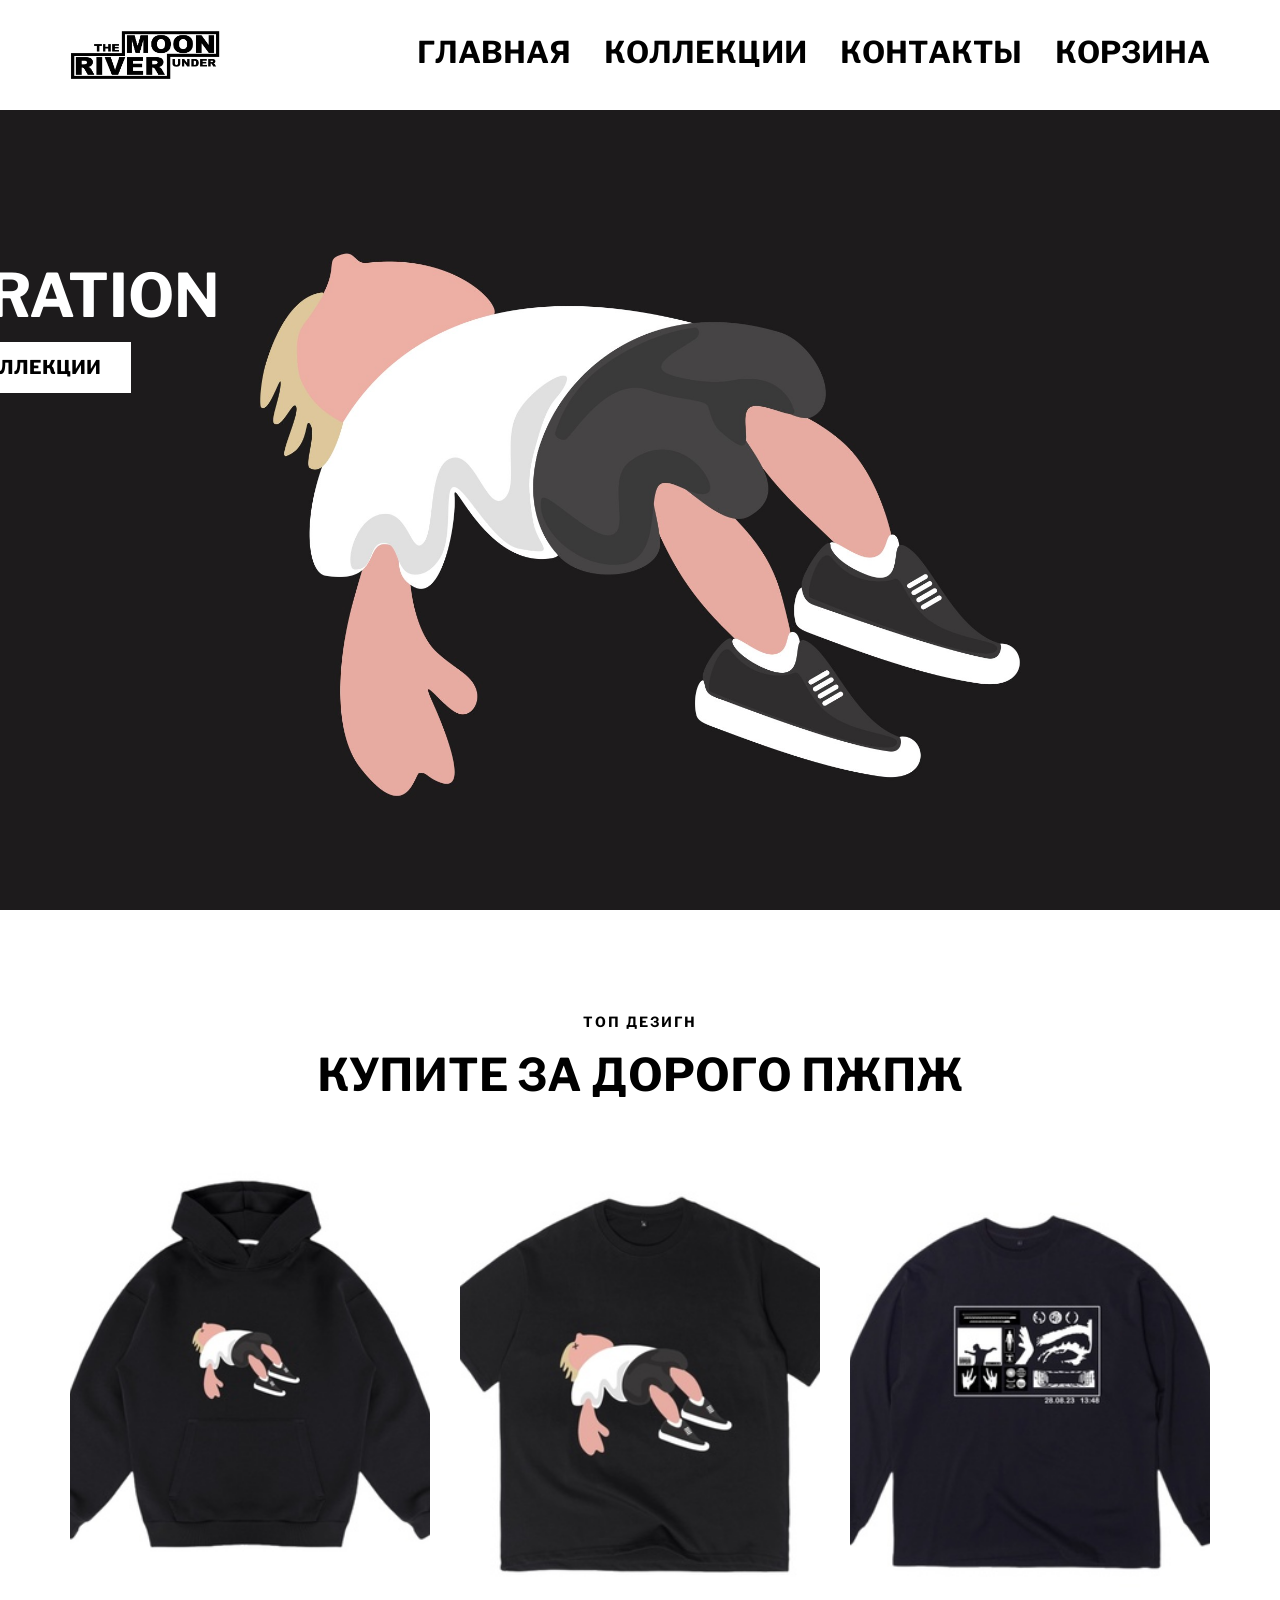
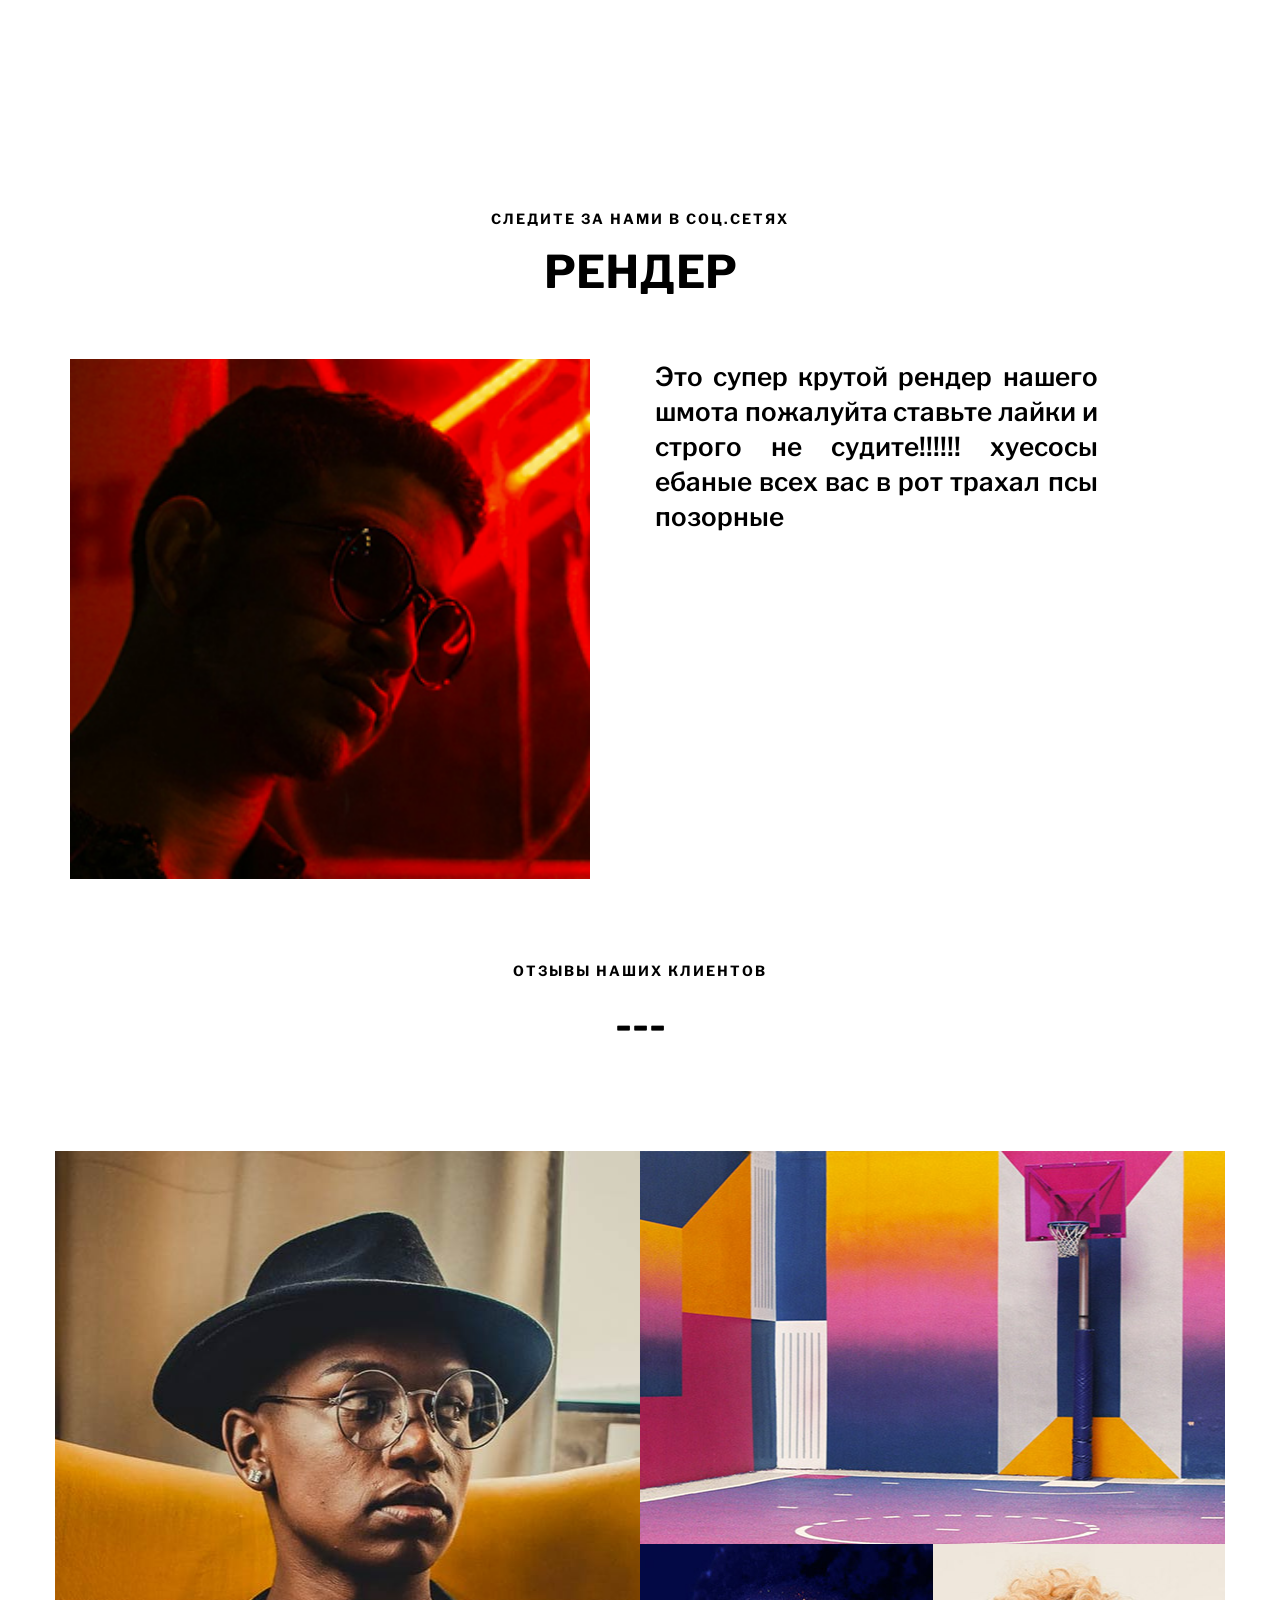
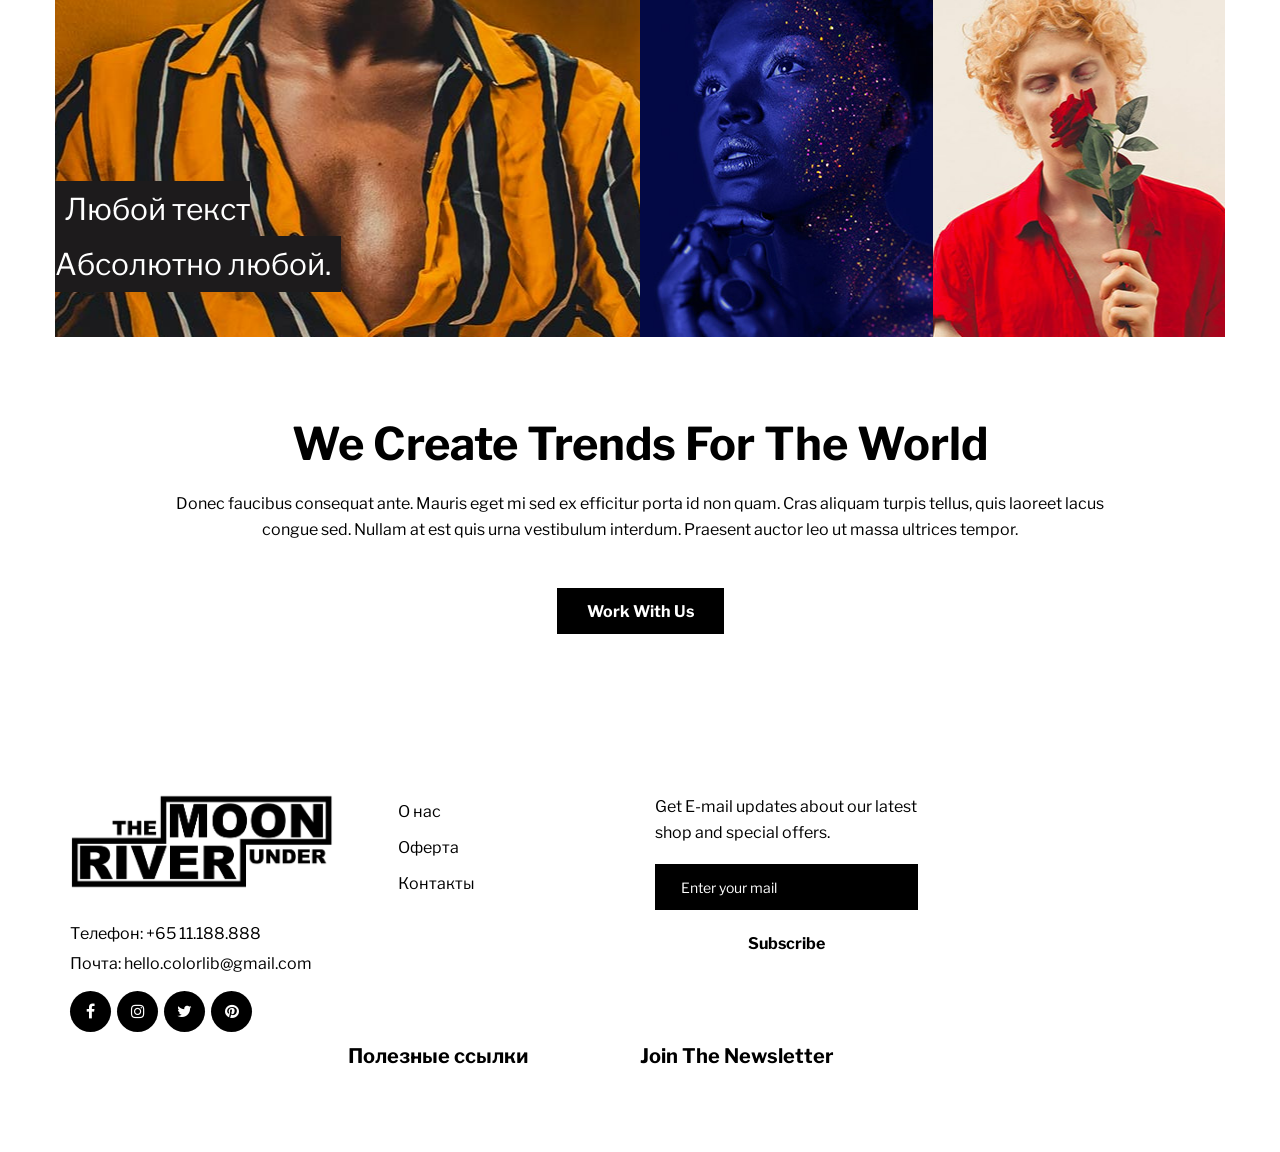
<file: index.html>
<!DOCTYPE html>
<html lang="zxx">

<head>
    <meta charset="UTF-8">
    <meta name="description" content="Hazze Template">
    <meta name="keywords" content="Hazze, unica, creative, html">
    <meta name="viewport" content="width=device-width, initial-scale=1.0">
    <meta http-equiv="X-UA-Compatible" content="ie=edge">
    <title>RIVER UNDER THE MOON</title>

    <!-- Google Font -->
    <link href="https://fonts.googleapis.com/css?family=Libre+Franklin:400,500,600,700,800,900&display=swap"
        rel="stylesheet">

    <!-- Css Styles -->
    <link rel="stylesheet" href="css/bootstrap.min.css" type="text/css">
    <link rel="stylesheet" href="css/font-awesome.min.css" type="text/css">
    <link rel="stylesheet" href="css/themify-icons.css" type="text/css">
    <link rel="stylesheet" href="css/owl.carousel.min.css" type="text/css">
    <link rel="stylesheet" href="css/magnific-popup.css" type="text/css">
    <link rel="stylesheet" href="css/slicknav.min.css" type="text/css">
    <link rel="stylesheet" href="css/style.css" type="text/css">
</head>

<body>
    <!-- Page Preloder -->
    <div id="preloder">
        <div class="loader"></div>
    </div>

    <!-- Header Section Begin -->
    <header class="header-section">
        <div class="container">
            <div class="row">
                <div class="col-lg-2 col-md-2">
                    <div class="logo">
                        <a href="index.html">
                            <img src="img/logo.png" width="150" height="50">
                        </a> 
                    </div>
                </div>
                <div class="col-lg-10 col-md-10">
                    <div class="main-menu mobile-menu">
                        <ul>
                            <li class="active"><a href="./index.html">ГЛАВНАЯ</a></li>
                            
                            <li><a href="./catalog.html">КОЛЛЕКЦИИ</a>
                                <ul class="dropdown">
                                    <li><a href="gallery.html">INSPIRATION</a></li>
<!-- вкладки для коллекции -->
                                </ul>
                            </li>
                            <li><a href="./contact.html">КОНТАКТЫ</a></li>
                            <li><a href="./blog.html">КОРЗИНА</a></li>
                            
                        </ul>
                    </div>
                </div>
            </div>
            <div id="mobile-menu-wrap"></div>
        </div>
    </header>
    <!-- Header End -->

    <!-- Hero Section Begin -->
    <section class="hero-section set-bg" data-setbg="img/hero-bg.jpeg">
        <div class="container">
            <div class="row">
                <div class="col-lg-5">
                    <div class="hs-text">
                        <h2>INSPIRATION</h2>
                        
                        <a href="gallery.html" class="primary-btn"> ПЕРЕЙТИ К  КОЛЛЕКЦИИ</a>
                    </div>
                </div>
            </div>
        </div>
    </section>
    <!-- Hero Section End -->
<!-- Member Section Begin -->
    <section class="member-section spad">
        <div class="container">
            <div class="row">
                <div class="col-lg-12">
                    <div class="section-title">
                        <span>ТОП ДЕЗИГН</span>
                        <h2>КУПИТЕ ЗА ДОРОГО ПЖПЖ</h2>
                    </div>
                </div>
            </div>
            <div class="row">
                <div class="col-lg-4 col-md-6">
                    <div class="member-item set-bg" data-setbg="img/member/member-1.jpg">
                        <div class="mi-text">
                            
                            <div class="mt-title">
                                <h4>Худи</h4>
                                <span>  ПЛОТНОСТЬ 230 <br> 100% ХЛОПОК</span>
                            </div>
                            
                        </div>
                    </div>
                </div>
                <div class="col-lg-4 col-md-6">
                    <div class="member-item set-bg" data-setbg="img/member/member-2.jpg">
                        <div class="mi-text">
                            
                            <div class="mt-title">
                                <h4>ФУТБОЛКА</h4>
                                <span>  ПЛОТНОСТЬ 230 <br> 100% ХЛОПОК</span>
                            </div>
                        </div>
                    </div>
                </div>
                <div class="col-lg-4 col-md-6">
                    <div class="member-item set-bg" data-setbg="img/member/member-3.jpg">
                        <div class="mi-text">
                            
                            <div class="mt-title">
                                <h4>Свитшот</h4>
                                <span>  ПЛОТНОСТЬ 230 <br> 100% ХЛОПОК</span>
                <!-- 
                                <p>
                                </p> 
                       для ввода текста                     -->
                            </div>
                            
                        </div>
                    </div>
                </div>
            </div>
        </div>
    </section>
    <!-- Blog Section Begin -->
    <div class="blog-section latest-blog spad">
        <div class="container">
            <div class="row">
                <div class="col-lg-12">
                    <div class="section-title">
                        <span>СЛЕДИТЕ ЗА НАМИ В СОЦ.СЕТЯХ</span>
                        <h2>РЕНДЕР</h2>
                    </div>
                </div>
            </div>
            <div class="row">
                <div class="col-md-6">
                    <div class="blog-item">
                        <div class="row">
                            <div class="col-lg-6">
                                <div class="bi-pic set-bg" data-setbg="img/blog/blog-1.jpg"></div>
                            </div>
                            <div class="col-lg-6">
                                <div class="bi-text">
                                </div>
                            </div>
                        </div>
                    </div>
                </div>
                <div class="col-md-6">
                    <div class="blog-item">
                        <div class="row">
                        
                            <div class="col-lg-6">
                                <div class="bi-text">
                                    <p>Это супер крутой рендер нашего шмота пожалуйта ставьте лайки и строго не судите!!!!!! хуесосы ебаные всех вас в рот трахал псы позорные</p>
                                </div>
                            </div>
                        </div>
                    </div>
                </div>
            </div>
        </div>
    </div>
    <!-- Blog Section End -->
    <!-- Member Section End -->
    <!-- About Us Section Begin -->
   
    <!-- About Us Section End -->

    <!-- Services Section Begin -->
    
    <!-- Services Section End -->

    <!-- Portfolio Section Begin -->
    <section class="portfolio-section spad">
        <div class="container">
            <div class="row">
                <div class="col-lg-12">
                    <div class="section-title">
                        <span>ОТЗЫВЫ НАШИХ КЛИЕНТОВ</span>
                        <h2>---</h2>
                    </div>
                </div>
            </div>
            <div class="row">
                <div class="col-lg-6">
                    <div class="portfolio-item set-bg large-item" data-setbg="img/portfolio/portfolio-1.jpg">
                        <div class="image">
                            <img data-setbg="img/black.jpeg">
                            
    <h5><span>Любой текст<br>Абсолютно любой.</span></h5>
</div>
                    </div>
                    
                </div>
                <div class="col-lg-6">
                    <div class="portfolio-item set-bg" data-setbg="img/portfolio/portfolio-2.jpg">
                        <div class="pi-hover">
                            <a href="#" class="chain-icon"><i class="fa fa-chain"></i></a>
                            <a href="img/portfolio/portfolio-2.jpg" class="search-icon image-popup"><i
                                    class="fa fa-search"></i></a>
                        </div>
                    </div>
                    <div class="row">
                        <div class="col-md-6">
                            <div class="portfolio-item set-bg" data-setbg="img/portfolio/portfolio-3.jpg">
                                <div class="pi-hover">
                                    <a href="#" class="chain-icon"><i class="fa fa-chain"></i></a>
                                    <a href="img/portfolio/portfolio-3.jpg" class="search-icon image-popup"><i
                                            class="fa fa-search"></i></a>
                                </div>
                            </div>
                        </div>
                        <div class="col-md-6">
                            <div class="portfolio-item set-bg" data-setbg="img/portfolio/portfolio-4.jpg">
                                <div class="pi-hover">
                                    <a href="#" class="chain-icon"><i class="fa fa-chain"></i></a>
                                    <a href="img/portfolio/portfolio-4.jpg" class="search-icon image-popup"><i
                                            class="fa fa-search"></i></a>
                                </div>
                            </div>
                        </div>
                    </div>
                </div>
            </div>
        </div>
    </section>
    <!-- Portfolio Section End -->

    <!-- Counter Section Begin -->
   
                
                
   
    <!-- Counter Section End -->

    <!-- Testimonial Section Begin -->
   
    <!-- Testimonial Section End -->

    <!-- Call To Action Section Begin -->
    <section class="callto-section set-bg" data-setbg="">
        <div class="container">
            <div class="row">
                <div class="col-lg-10 m-auto">
                    <div class="ctc-text">
                        <h2>We Create Trends For The World</h2>
                        <p>Donec faucibus consequat ante. Mauris eget mi sed ex efficitur porta id non quam. Cras
                            aliquam turpis tellus, quis laoreet lacus congue sed. Nullam at est quis urna vestibulum
                            interdum. Praesent auctor leo ut massa ultrices tempor.</p>
                        <a href="#" class="primary-btn ctc-btn">Work With Us</a>
                    </div>
                </div>
            </div>
        </div>
    </section>
    <!-- Call To Action Section End -->

    

    

    <!-- Footer Section Begin -->
    <section class="footer-section">
        <div class="container">
            <div class="row">
                <div class="col-lg-3 col-md-6">
                    <div class="footer-option">
                        <div class="fo-logo">
                            <a href="#">
                                <img src="img/logo.png" alt="">
                            </a>
                        </div>
                        <ul>
                            <li></li>
                            <li>Телефон: +65 11.188.888</li>
                            <li>Почта: hello.colorlib@gmail.com</li>
                        </ul>
                        <div class="fo-social">
                            <a href="#"><i class="fa fa-facebook"></i></a>
                            <a href="#"><i class="fa fa-instagram"></i></a>
                            <a href="#"><i class="fa fa-twitter"></i></a>
                            <a href="#"><i class="fa fa-pinterest"></i></a>
                        </div>
                    </div>
                </div>
                <div class="col-lg-3 col-md-6">
                    <div class="footer-widget fw-links">
                        <h5>Полезные ссылки</h5>
                        <ul>
                            <li><a href="#">О нас</a></li>
                            <li><a href="#">Оферта</a></li>
                            <li><a href="#">Контакты</a></li>
                            
                        </ul>
                    </div>
                </div>
                <div class="col-lg-3 col-md-6">
                    <div class="footer-widget">
                        <h5>Join The Newsletter</h5>
                        <p>Get E-mail updates about our latest shop and special offers.</p>
                        <form action="#" class="news-form">
                            <input type="text" placeholder="Enter your mail">
                            <button type="submit">Subscribe</button>
                        </form>
                    </div>
                </div>

            </div>
            <div class="copyright-text"><p></p></div>
        </div>
    </section>
    <!-- Footer Section End -->

    <!-- Js Plugins -->
    <script src="js/jquery-3.3.1.min.js"></script>
    <script src="js/bootstrap.min.js"></script>
    <script src="js/jquery.magnific-popup.min.js"></script>
    <script src="js/mixitup.min.js"></script>
    <script src="js/jquery.slicknav.js"></script>
    <script src="js/owl.carousel.min.js"></script>
    <script src="js/main.js"></script>
</body>

</html>
</file>
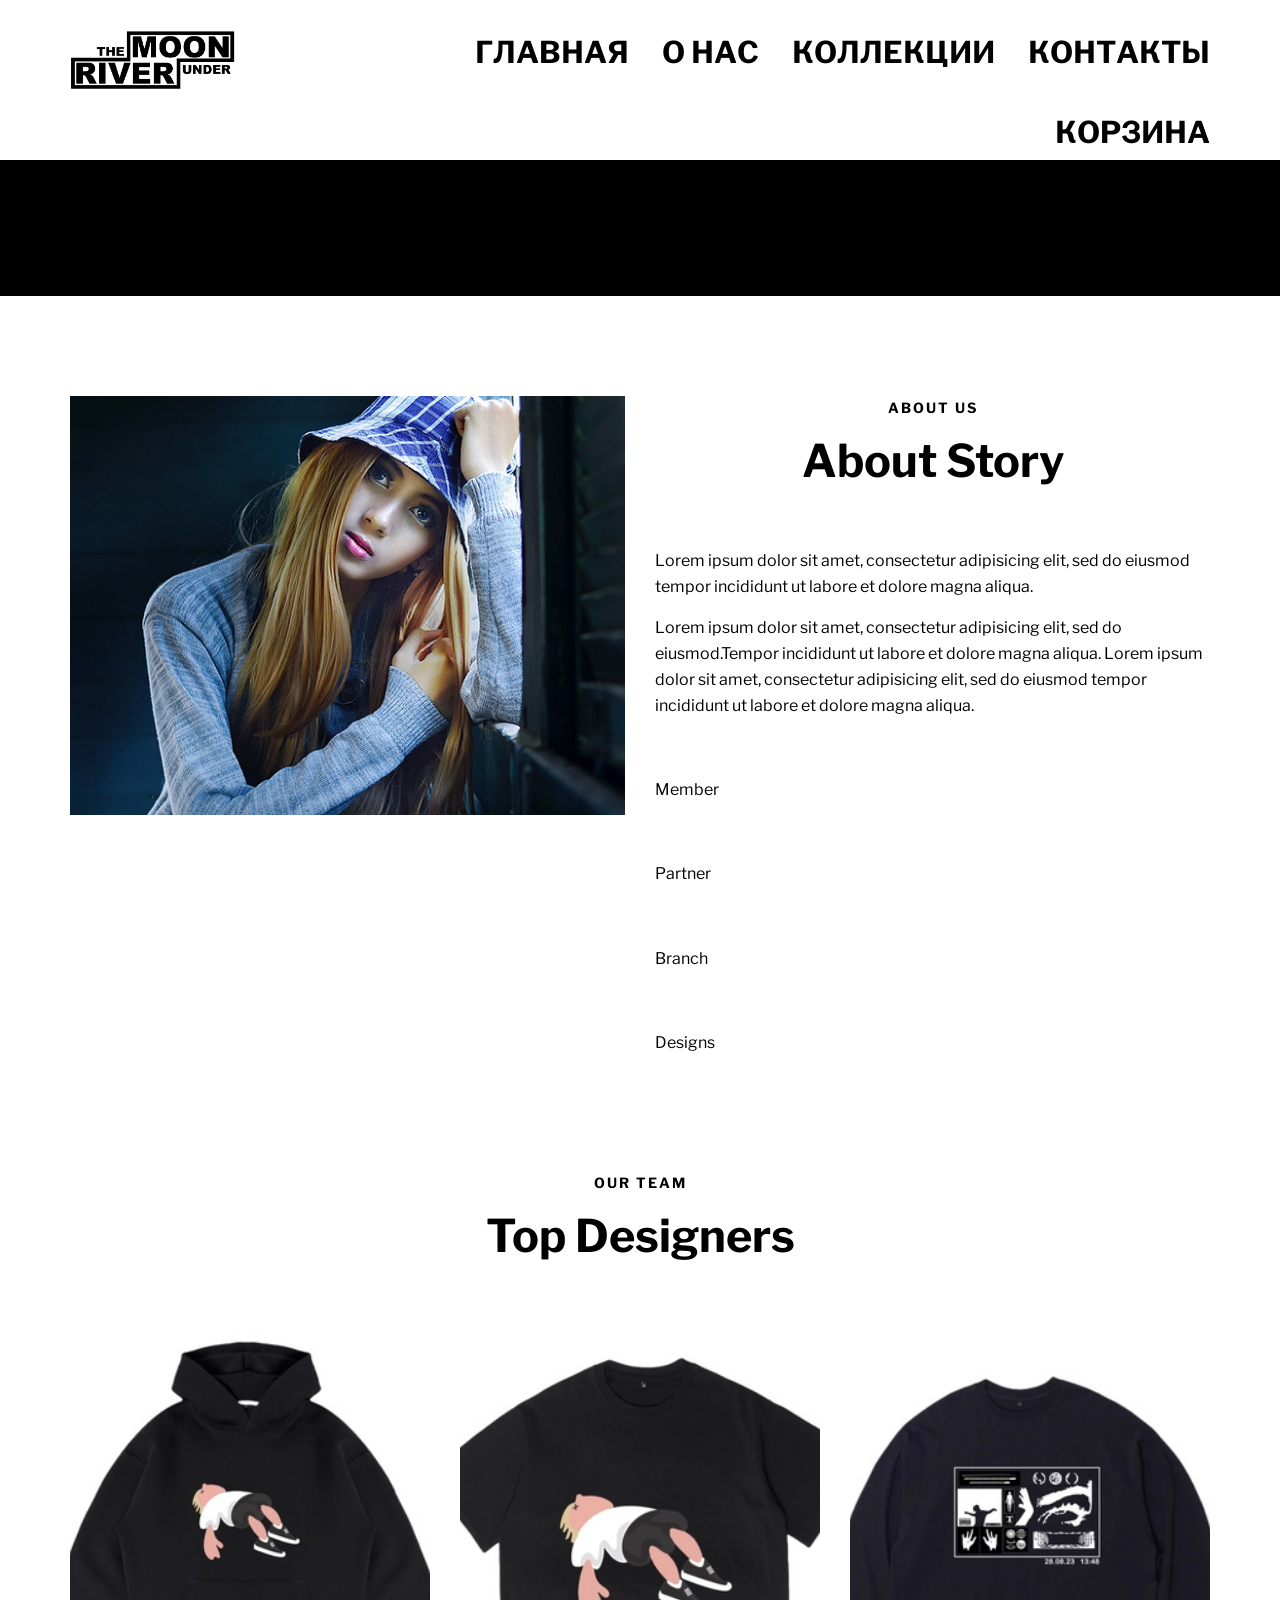
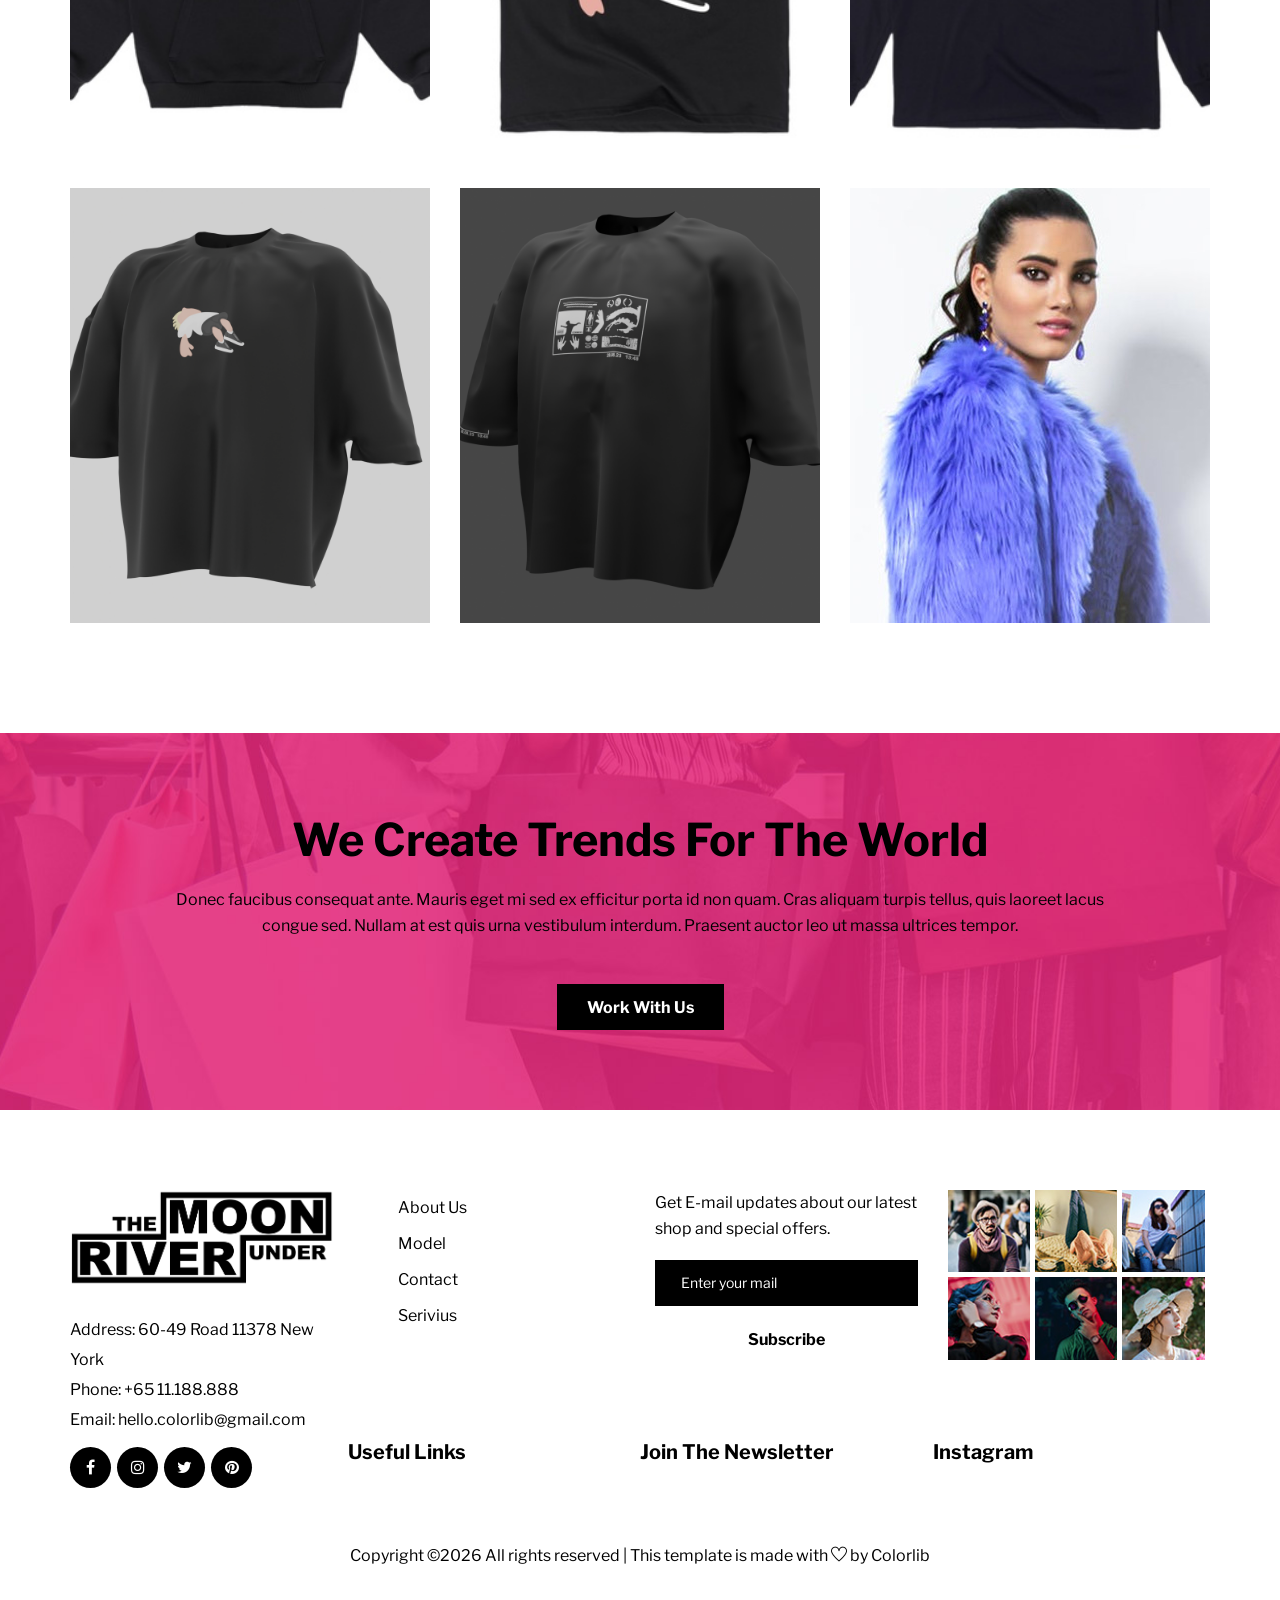
<file: about-us.html>
<!DOCTYPE html>
<html lang="zxx">

<head>
    <meta charset="UTF-8">
    <meta name="description" content="Hazze Template">
    <meta name="keywords" content="Hazze, unica, creative, html">
    <meta name="viewport" content="width=device-width, initial-scale=1.0">
    <meta http-equiv="X-UA-Compatible" content="ie=edge">
    <title>RIVER UNDER THE MOON</title>

    <!-- Google Font -->
    <link href="https://fonts.googleapis.com/css?family=Libre+Franklin:400,500,600,700,800,900&display=swap"
        rel="stylesheet">

    <!-- Css Styles -->
    <link rel="stylesheet" href="css/bootstrap.min.css" type="text/css">
    <link rel="stylesheet" href="css/font-awesome.min.css" type="text/css">
    <link rel="stylesheet" href="css/themify-icons.css" type="text/css">
    <link rel="stylesheet" href="css/owl.carousel.min.css" type="text/css">
    <link rel="stylesheet" href="css/magnific-popup.css" type="text/css">
    <link rel="stylesheet" href="css/slicknav.min.css" type="text/css">
    <link rel="stylesheet" href="css/style.css" type="text/css">
</head>

<body>
    <!-- Page Preloder -->
    <div id="preloder">
        <div class="loader"></div>
    </div>

    <!-- Header Section Begin -->
    <header class="header-section">
        <div class="container">
            <div class="row">
                <div class="col-lg-2 col-md-2">
                    <div class="logo">
                        <a href="index.html">
                            <img src="img/logo.png" alt="">
                        </a>
                    </div>
                </div>
                <div class="col-lg-10 col-md-10">
                    <div class="main-menu mobile-menu">
                        <ul>
                            <li class="active"><a href="./index.html">ГЛАВНАЯ</a></li>
                            <li><a href="./about-us.html">О НАС</a></li>
                            
                            <li><a href="./gallery.html">КОЛЛЕКЦИИ</a>
                                <ul class="dropdown">
                                    <li><a href="gallery.html">INSPIRATION</a></li>
<!-- вкладки для коллекции -->
                                </ul>
                            </li>
                            <li><a href="./contact.html">КОНТАКТЫ</a></li>
                            <li><a href="./blog.html">КОРЗИНА</a></li>
                        </ul>
                    </div>
                </div>
            </div>
            <div id="mobile-menu-wrap"></div>
        </div>
    </header>
    <!-- Header End -->

    <!-- Breadcrumb Section Begin -->
    <section class="breadcrumb-section">
        <div class="container">
            <div class="row">
                <div class="col-lg-6 col-md-6">
                    <div class="breadcrumb-option">
                        <a href="#">Home</a>
                        <span>About Us</span>
                    </div>
                </div>
                <div class="col-lg-6 col-md-6 text-right">
                    <div class="breadcrumb-text">
                        <h3>About Us</h3>
                    </div>
                </div>
            </div>
        </div>
    </section>
    <!-- Breadcrumb Section End -->

    <!-- About Us Section Begin -->
    <section class="about-us-section spad">
        <div class="container">
            <div class="row">
                <div class="col-lg-6">
                    <div class="as-pic">
                        <img src="img/about-us.jpg" alt="">
                    </div>
                </div>
                <div class="col-lg-6">
                    <div class="as-text ap-text">
                        <div class="section-title">
                            <span>About us</span>
                            <h2>About Story</h2>
                        </div>
                        <p class="f-para">Lorem ipsum dolor sit amet, consectetur adipisicing elit, sed do eiusmod
                            tempor incididunt ut labore et dolore magna aliqua. </p>
                        <p class="s-para">Lorem ipsum dolor sit amet, consectetur adipisicing elit, sed do
                            eiusmod.Tempor incididunt ut labore et dolore magna aliqua. Lorem ipsum dolor sit amet,
                            consectetur adipisicing elit, sed do eiusmod tempor incididunt ut labore et dolore magna
                            aliqua. </p>
                        <div class="about-counter">
                            <div class="ac-item">
                                <h2 class="ab-count">8384</h2>
                                <p>Member</p>
                            </div>
                            <div class="ac-item">
                                <h2 class="ab-count">6880</h2>
                                <p>Partner</p>
                            </div>
                            <div class="ac-item">
                                <h2 class="ab-count">1546</h2>
                                <p>Branch</p>
                            </div>
                            <div class="ac-item">
                                <h2 class="ab-count">4677</h2>
                                <p>Designs</p>
                            </div>
                        </div>
                    </div>
                </div>
            </div>
        </div>
    </section>
    <!-- About Us Section End -->

    <!-- Member Section Begin -->
    <section class="member-section spad ap-member">
        <div class="container">
            <div class="row">
                <div class="col-lg-12">
                    <div class="section-title">
                        <span>Our Team</span>
                        <h2>Top Designers</h2>
                    </div>
                </div>
            </div>
            <div class="row">
                <div class="col-lg-4 col-md-6">
                    <div class="member-item set-bg" data-setbg="img/member/member-1.jpg">
                        <div class="mi-text">
                            <p>Quia dolor sit amet, consectetur, adipisci velit, sed quia non numquam eius modi tempora
                                incidunt ut labore et dolore magnam aliquam quaerat voluptatem.</p>
                            <div class="mt-title">
                                <h4>Jacob Gomez</h4>
                                <span>Designer</span>
                            </div>
                            <div class="mt-social">
                                <a href="#"><i class="fa fa-facebook"></i></a>
                                <a href="#"><i class="fa fa-twitter"></i></a>
                                <a href="#"><i class="fa fa-instagram"></i></a>
                                <a href="#"><i class="fa fa-pinterest"></i></a>
                            </div>
                        </div>
                    </div>
                </div>
                <div class="col-lg-4 col-md-6">
                    <div class="member-item set-bg" data-setbg="img/member/member-2.jpg">
                        <div class="mi-text">
                            <p>Quia dolor sit amet, consectetur, adipisci velit, sed quia non numquam eius modi tempora
                                incidunt ut labore et dolore magnam aliquam quaerat voluptatem.</p>
                            <div class="mt-title">
                                <h4>Jacob Gomez</h4>
                                <span>Designer</span>
                            </div>
                            <div class="mt-social">
                                <a href="#"><i class="fa fa-facebook"></i></a>
                                <a href="#"><i class="fa fa-twitter"></i></a>
                                <a href="#"><i class="fa fa-instagram"></i></a>
                                <a href="#"><i class="fa fa-pinterest"></i></a>
                            </div>
                        </div>
                    </div>
                </div>
                <div class="col-lg-4 col-md-6">
                    <div class="member-item set-bg" data-setbg="img/member/member-3.jpg">
                        <div class="mi-text">
                            <p>Quia dolor sit amet, consectetur, adipisci velit, sed quia non numquam eius modi tempora
                                incidunt ut labore et dolore magnam aliquam quaerat voluptatem.</p>
                            <div class="mt-title">
                                <h4>Jacob Gomez</h4>
                                <span>Designer</span>
                            </div>
                            <div class="mt-social">
                                <a href="#"><i class="fa fa-facebook"></i></a>
                                <a href="#"><i class="fa fa-twitter"></i></a>
                                <a href="#"><i class="fa fa-instagram"></i></a>
                                <a href="#"><i class="fa fa-pinterest"></i></a>
                            </div>
                        </div>
                    </div>
                </div>
                <div class="col-lg-4 col-md-6">
                    <div class="member-item set-bg" data-setbg="img/member/member-4.jpg">
                        <div class="mi-text">
                            <p>Quia dolor sit amet, consectetur, adipisci velit, sed quia non numquam eius modi tempora
                                incidunt ut labore et dolore magnam aliquam quaerat voluptatem.</p>
                            <div class="mt-title">
                                <h4>Jacob Gomez</h4>
                                <span>Designer</span>
                            </div>
                            <div class="mt-social">
                                <a href="#"><i class="fa fa-facebook"></i></a>
                                <a href="#"><i class="fa fa-twitter"></i></a>
                                <a href="#"><i class="fa fa-instagram"></i></a>
                                <a href="#"><i class="fa fa-pinterest"></i></a>
                            </div>
                        </div>
                    </div>
                </div>
                <div class="col-lg-4 col-md-6">
                    <div class="member-item set-bg" data-setbg="img/member/member-5.jpg">
                        <div class="mi-text">
                            <p>Quia dolor sit amet, consectetur, adipisci velit, sed quia non numquam eius modi tempora
                                incidunt ut labore et dolore magnam aliquam quaerat voluptatem.</p>
                            <div class="mt-title">
                                <h4>Jacob Gomez</h4>
                                <span>Designer</span>
                            </div>
                            <div class="mt-social">
                                <a href="#"><i class="fa fa-facebook"></i></a>
                                <a href="#"><i class="fa fa-twitter"></i></a>
                                <a href="#"><i class="fa fa-instagram"></i></a>
                                <a href="#"><i class="fa fa-pinterest"></i></a>
                            </div>
                        </div>
                    </div>
                </div>
                <div class="col-lg-4 col-md-6">
                    <div class="member-item set-bg" data-setbg="img/member/member-6.jpg">
                        <div class="mi-text">
                            <p>Quia dolor sit amet, consectetur, adipisci velit, sed quia non numquam eius modi tempora
                                incidunt ut labore et dolore magnam aliquam quaerat voluptatem.</p>
                            <div class="mt-title">
                                <h4>Jacob Gomez</h4>
                                <span>Designer</span>
                            </div>
                            <div class="mt-social">
                                <a href="#"><i class="fa fa-facebook"></i></a>
                                <a href="#"><i class="fa fa-twitter"></i></a>
                                <a href="#"><i class="fa fa-instagram"></i></a>
                                <a href="#"><i class="fa fa-pinterest"></i></a>
                            </div>
                        </div>
                    </div>
                </div>
            </div>
        </div>
    </section>
    <!-- Member Section End -->

    <!-- Call To Action Section Begin -->
    <section class="callto-section set-bg" data-setbg="img/ctc-bg.jpg">
        <div class="container">
            <div class="row">
                <div class="col-lg-10 m-auto">
                    <div class="ctc-text">
                        <h2>We Create Trends For The World</h2>
                        <p>Donec faucibus consequat ante. Mauris eget mi sed ex efficitur porta id non quam. Cras
                            aliquam turpis tellus, quis laoreet lacus congue sed. Nullam at est quis urna vestibulum
                            interdum. Praesent auctor leo ut massa ultrices tempor.</p>
                        <a href="#" class="primary-btn ctc-btn">Work With Us</a>
                    </div>
                </div>
            </div>
        </div>
    </section>
    <!-- Call To Action Section End -->

    <!-- Footer Section Begin -->
    <section class="footer-section">
        <div class="container">
            <div class="row">
                <div class="col-lg-3 col-md-6">
                    <div class="footer-option">
                        <div class="fo-logo">
                            <a href="#">
                                <img src="img/logo.png" alt="">
                            </a>
                        </div>
                        <ul>
                            <li>Address: 60-49 Road 11378 New York</li>
                            <li>Phone: +65 11.188.888</li>
                            <li>Email: hello.colorlib@gmail.com</li>
                        </ul>
                        <div class="fo-social">
                            <a href="#"><i class="fa fa-facebook"></i></a>
                            <a href="#"><i class="fa fa-instagram"></i></a>
                            <a href="#"><i class="fa fa-twitter"></i></a>
                            <a href="#"><i class="fa fa-pinterest"></i></a>
                        </div>
                    </div>
                </div>
                <div class="col-lg-3 col-md-6">
                    <div class="footer-widget fw-links">
                        <h5>Useful Links</h5>
                        <ul>
                            <li><a href="#">About Us</a></li>
                            <li><a href="#">Model</a></li>
                            <li><a href="#">Contact</a></li>
                            <li><a href="#">Serivius</a></li>
                        </ul>
                    </div>
                </div>
                <div class="col-lg-3 col-md-6">
                    <div class="footer-widget">
                        <h5>Join The Newsletter</h5>
                        <p>Get E-mail updates about our latest shop and special offers.</p>
                        <form action="#" class="news-form">
                            <input type="text" placeholder="Enter your mail">
                            <button type="submit">Subscribe</button>
                        </form>
                    </div>
                </div>
                <div class="col-lg-3 col-md-6">
                    <div class="footer-widget">
                        <h5>Instagram</h5>
                        <div class="insta-pic">
                            <img src="img/instagram/instagram-1.jpg" alt="">
                            <img src="img/instagram/instagram-2.jpg" alt="">
                            <img src="img/instagram/instagram-3.jpg" alt="">
                            <img src="img/instagram/instagram-4.jpg" alt="">
                            <img src="img/instagram/instagram-5.jpg" alt="">
                            <img src="img/instagram/instagram-6.jpg" alt="">
                        </div>
                    </div>
                </div>
            </div>
            <div class="copyright-text"><p><!-- Link back to Colorlib can't be removed. Template is licensed under CC BY 3.0. -->
  Copyright &copy;<script>document.write(new Date().getFullYear());</script> All rights reserved | This template is made with <i class="ti-heart" aria-hidden="true"></i> by <a href="https://colorlib.com" target="_blank">Colorlib</a>
  <!-- Link back to Colorlib can't be removed. Template is licensed under CC BY 3.0. --></p></div>
        </div>
    </section>
    <!-- Footer Section End -->

    <!-- Js Plugins -->
    <script src="js/jquery-3.3.1.min.js"></script>
    <script src="js/bootstrap.min.js"></script>
    <script src="js/jquery.magnific-popup.min.js"></script>
    <script src="js/mixitup.min.js"></script>
    <script src="js/jquery.slicknav.js"></script>
    <script src="js/owl.carousel.min.js"></script>
    <script src="js/main.js"></script>
</body>

</html>
</file>
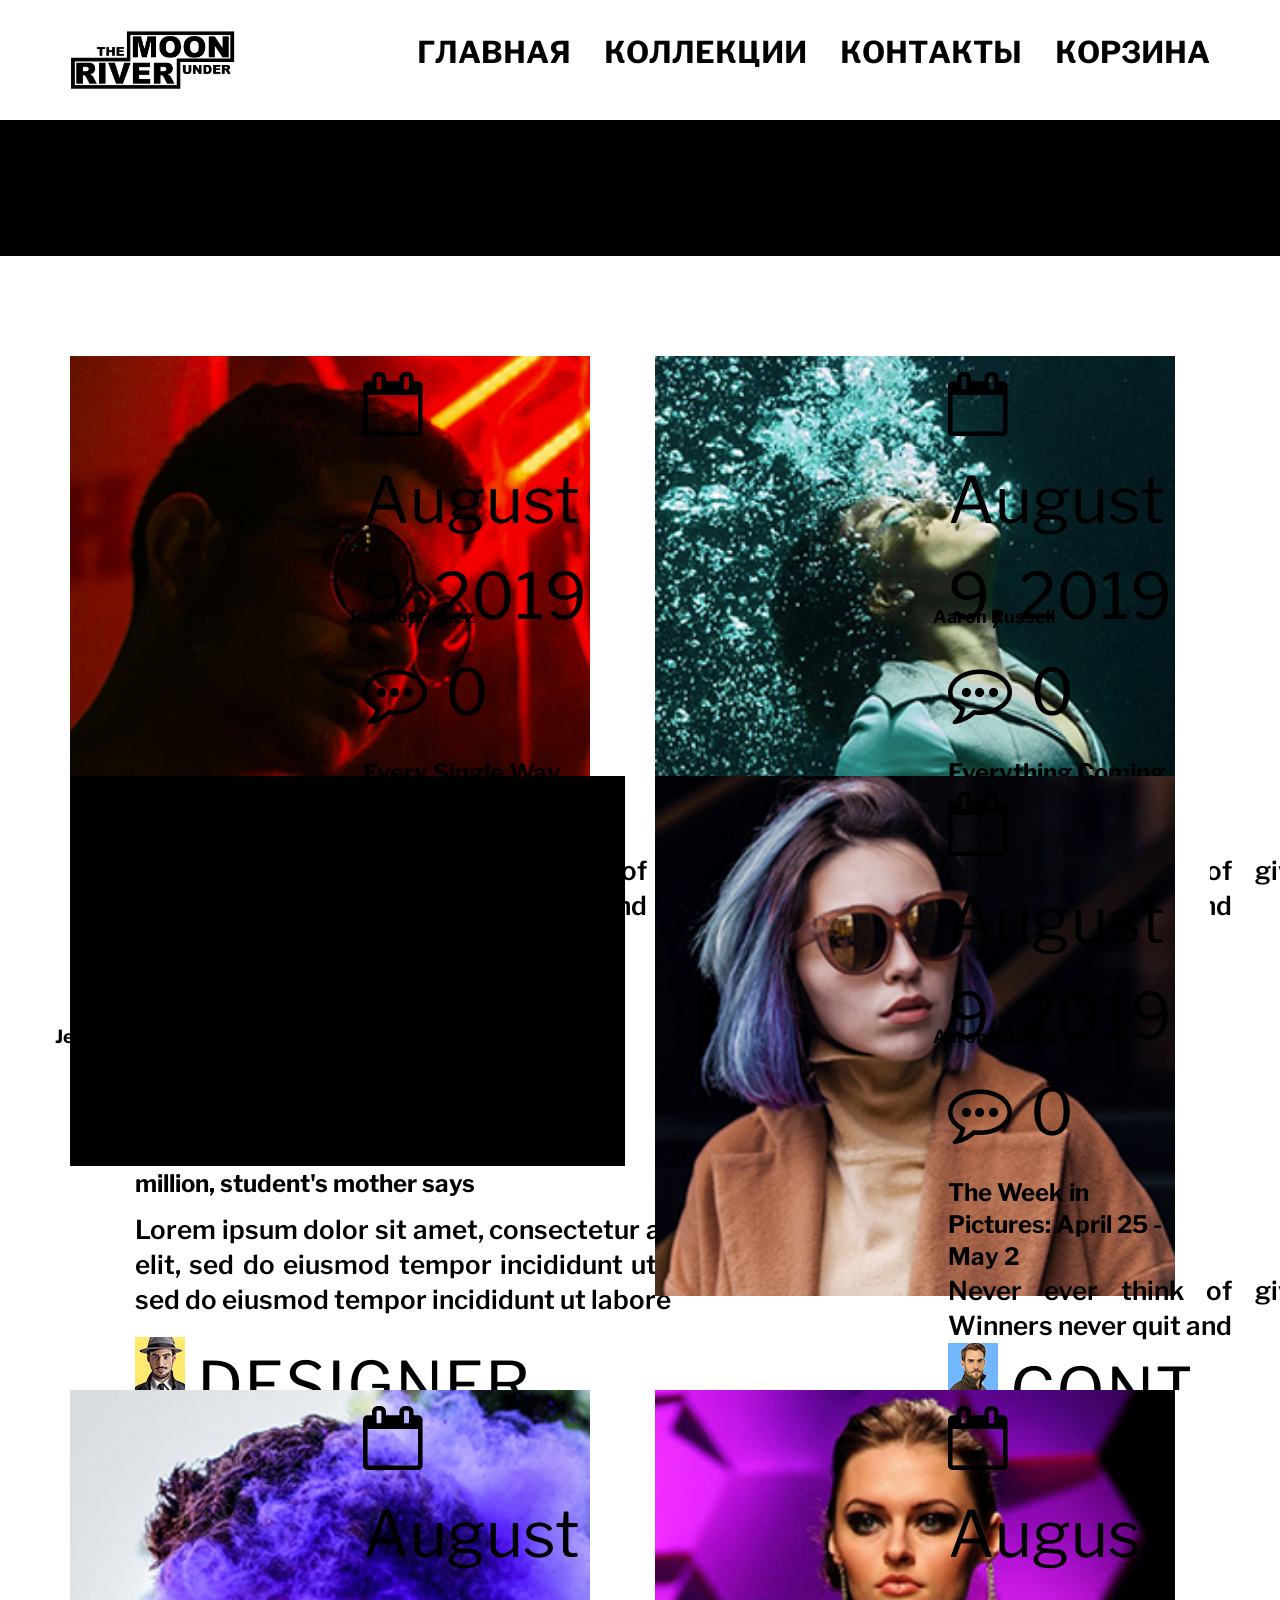
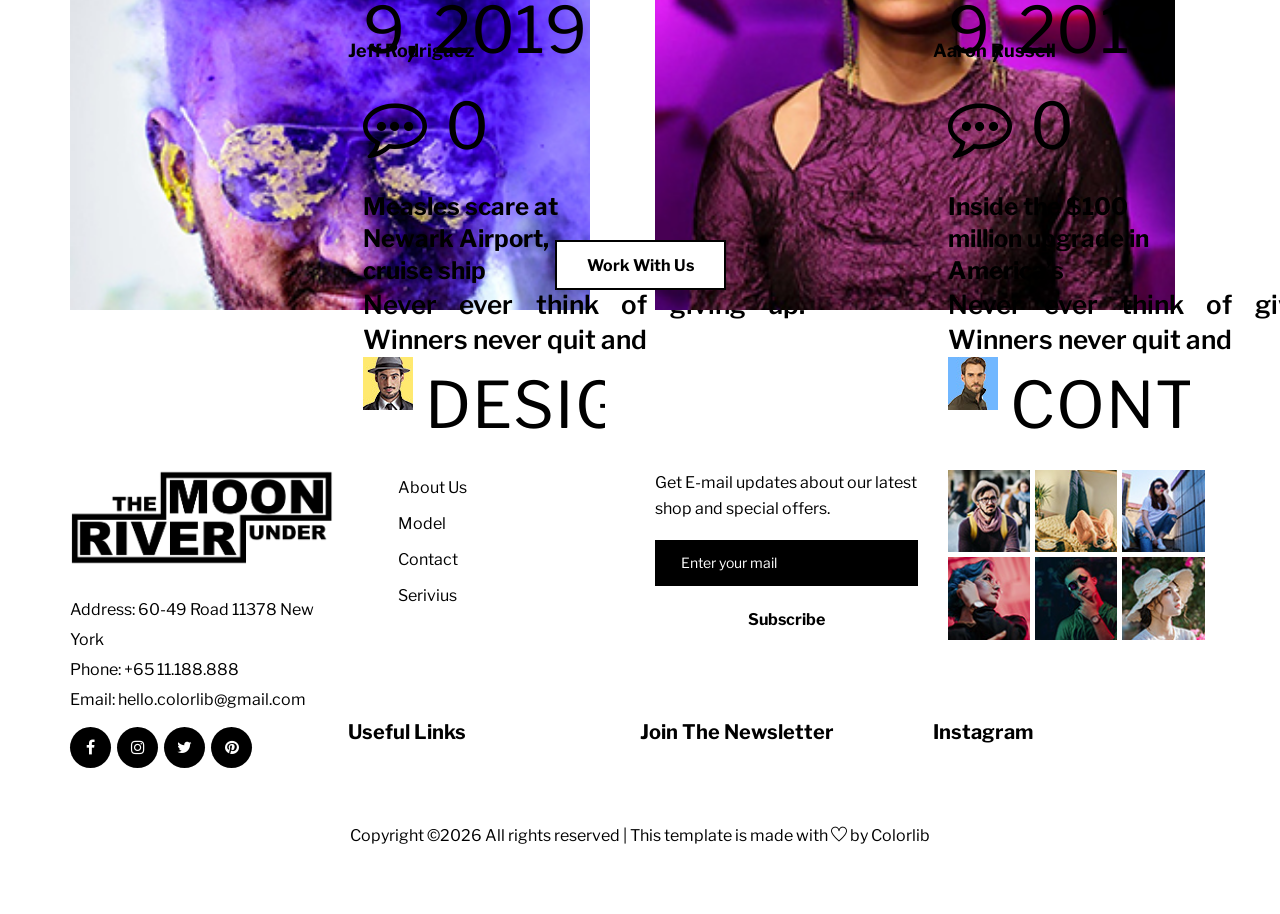
<file: blog.html>
<!DOCTYPE html>
<html lang="zxx">

<head>
    <meta charset="UTF-8">
    <meta name="description" content="Hazze Template">
    <meta name="keywords" content="Hazze, unica, creative, html">
    <meta name="viewport" content="width=device-width, initial-scale=1.0">
    <meta http-equiv="X-UA-Compatible" content="ie=edge">
    <title>RIVER UNDER THE MOON</title>

    <!-- Google Font -->
    <link href="https://fonts.googleapis.com/css?family=Libre+Franklin:400,500,600,700,800,900&display=swap"
        rel="stylesheet">

    <!-- Css Styles -->
    <link rel="stylesheet" href="css/bootstrap.min.css" type="text/css">
    <link rel="stylesheet" href="css/font-awesome.min.css" type="text/css">
    <link rel="stylesheet" href="css/themify-icons.css" type="text/css">
    <link rel="stylesheet" href="css/owl.carousel.min.css" type="text/css">
    <link rel="stylesheet" href="css/magnific-popup.css" type="text/css">
    <link rel="stylesheet" href="css/slicknav.min.css" type="text/css">
    <link rel="stylesheet" href="css/style.css" type="text/css">
</head>

<body>
    <!-- Page Preloder -->
    <div id="preloder">
        <div class="loader"></div>
    </div>

    <!-- Header Section Begin -->
    <header class="header-section">
        <div class="container">
            <div class="row">
                <div class="col-lg-2 col-md-2">
                    <div class="logo">
                        <a href="index.html">
                            <img src="img/logo.png" alt="">
                        </a>
                    </div>
                </div>
                <div class="col-lg-10 col-md-10">
                    <div class="main-menu mobile-menu">
                        <ul>
                            <li class="active"><a href="./index.html">ГЛАВНАЯ</a></li>
                            
                            <li><a href="./gallery.html">КОЛЛЕКЦИИ</a>
                                <ul class="dropdown">
                                    <li><a href="gallery.html">INSPIRATION</a></li>
<!-- вкладки для коллекции -->
                                </ul>
                            </li>
                            <li><a href="./contact.html">КОНТАКТЫ</a></li>
                            <li><a href="./blog.html">КОРЗИНА</a></li>
                        </ul>
                    </div>
                </div>
            </div>
            <div id="mobile-menu-wrap"></div>
        </div>
    </header>
    <!-- Header End -->

    <!-- Breadcrumb Section Begin -->
    <section class="breadcrumb-section">
        <div class="container">
            <div class="row">
                <div class="col-lg-6">
                    <div class="breadcrumb-option">
                        <a href="#">Home</a>
                        <span>BLog</span>
                    </div>
                </div>
                <div class="col-lg-6">
                    <div class="breadcrumb-text">
                        <h3>Our BLog</h3>
                    </div>
                </div>
            </div>
        </div>
    </section>
    <!-- Breadcrumb Section End -->

    <!-- Blog Section Begin -->
    <div class="blog-section spad">
        <div class="container">
            <div class="row">
                <div class="col-lg-6">
                    <div class="blog-item">
                        <div class="row">
                            <div class="col-lg-6">
                                <div class="bi-pic set-bg" data-setbg="img/blog/blog-1.jpg"></div>
                            </div>
                            <div class="col-lg-6">
                                <div class="bi-text">
                                    <ul>
                                        <li><i class="fa fa-calendar-o"></i> August 9, 2019</li>
                                        <li><i class="fa fa-commenting-o"></i> 0</li>
                                    </ul>
                                    <h4><a href="./blog-details.html">Every Single Way You Can Wear Pastel Makeup This Spring</a></h4>
                                    <p>Never ever think of giving up. Winners never quit and</p>
                                    <div class="bt-author">
                                        <div class="ba-pic">
                                            <img src="img/blog/author-1.jpg" alt="">
                                        </div>
                                        <div class="ba-text">
                                            <h5>Jeff Rodriguez</h5>
                                            <span>Designer</span>
                                        </div>
                                    </div>
                                </div>
                            </div>
                        </div>
                    </div>
                </div>
                <div class="col-lg-6">
                    <div class="blog-item">
                        <div class="row">
                            <div class="col-lg-6">
                                <div class="bi-pic set-bg" data-setbg="img/blog/blog-2.jpg"></div>
                            </div>
                            <div class="col-lg-6">
                                <div class="bi-text">
                                    <ul>
                                        <li><i class="fa fa-calendar-o"></i> August 9, 2019</li>
                                        <li><i class="fa fa-commenting-o"></i> 0</li>
                                    </ul>
                                    <h4><a href="./blog-details.html">Everything Coming to Netflix Canada in May 2019</a></h4>
                                    <p>Never ever think of giving up. Winners never quit and</p>
                                    <div class="bt-author">
                                        <div class="ba-pic">
                                            <img src="img/blog/author-1.jpg" alt="">
                                        </div>
                                        <div class="ba-text">
                                            <h5>Aaron Russell</h5>
                                            <span>Content</span>
                                        </div>
                                    </div>
                                </div>
                            </div>
                        </div>
                    </div>
                </div>
                <div class="col-lg-6">
                    <div class="blog-item solid-bg">
                        <div class="bi-text">
                            <ul>
                                <li><i class="fa fa-calendar-o"></i> August 9, 2019</li>
                                <li><i class="fa fa-commenting-o"></i> 0</li>
                            </ul>
                            <h4><a href="./blog-details.html">Rick Singer duped me out of $6.5 million, student's mother says</a></h4>
                            <p>Lorem ipsum dolor sit amet, consectetur adipisicing elit, sed do eiusmod tempor
                                incididunt ut labore et sed do eiusmod tempor incididunt ut labore </p>
                            <div class="bt-author">
                                <div class="ba-pic">
                                    <img src="img/blog/author-1.jpg" alt="">
                                </div>
                                <div class="ba-text">
                                    <h5>Jeff Rodriguez</h5>
                                    <span>Designer</span>
                                </div>
                            </div>
                        </div>
                    </div>
                </div>
                <div class="col-lg-6">
                    <div class="blog-item">
                        <div class="row">
                            <div class="col-lg-6">
                                <div class="bi-pic set-bg" data-setbg="img/blog/blog-3.jpg"></div>
                            </div>
                            <div class="col-lg-6">
                                <div class="bi-text">
                                    <ul>
                                        <li><i class="fa fa-calendar-o"></i> August 9, 2019</li>
                                        <li><i class="fa fa-commenting-o"></i> 0</li>
                                    </ul>
                                    <h4><a href="./blog-details.html">The Week in Pictures: April 25 - May 2</a></h4>
                                    <p>Never ever think of giving up. Winners never quit and</p>
                                    <div class="bt-author">
                                        <div class="ba-pic">
                                            <img src="img/blog/author-2.jpg" alt="">
                                        </div>
                                        <div class="ba-text">
                                            <h5>Aaron Russell</h5>
                                            <span>Content</span>
                                        </div>
                                    </div>
                                </div>
                            </div>
                        </div>
                    </div>
                </div>
                <div class="col-lg-6">
                    <div class="blog-item">
                        <div class="row">
                            <div class="col-lg-6">
                                <div class="bi-pic set-bg" data-setbg="img/blog/blog-4.jpg"></div>
                            </div>
                            <div class="col-lg-6">
                                <div class="bi-text">
                                    <ul>
                                        <li><i class="fa fa-calendar-o"></i> August 9, 2019</li>
                                        <li><i class="fa fa-commenting-o"></i> 0</li>
                                    </ul>
                                    <h4><a href="./blog-details.html">Measles scare at Newark Airport, cruise ship</a></h4>
                                    <p>Never ever think of giving up. Winners never quit and</p>
                                    <div class="bt-author">
                                        <div class="ba-pic">
                                            <img src="img/blog/author-1.jpg" alt="">
                                        </div>
                                        <div class="ba-text">
                                            <h5>Jeff Rodriguez</h5>
                                            <span>Designer</span>
                                        </div>
                                    </div>
                                </div>
                            </div>
                        </div>
                    </div>
                </div>
                <div class="col-lg-6">
                    <div class="blog-item">
                        <div class="row">
                            <div class="col-lg-6">
                                <div class="bi-pic set-bg" data-setbg="img/blog/blog-5.jpg"></div>
                            </div>
                            <div class="col-lg-6">
                                <div class="bi-text">
                                    <ul>
                                        <li><i class="fa fa-calendar-o"></i> August 9, 2019</li>
                                        <li><i class="fa fa-commenting-o"></i> 0</li>
                                    </ul>
                                    <h4><a href="./blog-details.html">Inside the $100 million upgrade in America’s</a></h4>
                                    <p>Never ever think of giving up. Winners never quit and</p>
                                    <div class="bt-author">
                                        <div class="ba-pic">
                                            <img src="img/blog/author-2.jpg" alt="">
                                        </div>
                                        <div class="ba-text">
                                            <h5>Aaron Russell</h5>
                                            <span>Content</span>
                                        </div>
                                    </div>
                                </div>
                            </div>
                        </div>
                    </div>
                </div>
            </div>
            <div class="row">
                <div class="col-lg-12 text-center">
                    <div class="blog-btn">
                        <a href="#" class="primary-btn">Work With Us</a>
                    </div>
                </div>
            </div>
        </div>
    </div>
    <!-- Blog Section End -->

    <!-- Footer Section Begin -->
    <section class="footer-section">
        <div class="container">
            <div class="row">
                <div class="col-lg-3 col-md-6">
                    <div class="footer-option">
                        <div class="fo-logo">
                            <a href="#">
                                <img src="img/logo.png" alt="">
                            </a>
                        </div>
                        <ul>
                            <li>Address: 60-49 Road 11378 New York</li>
                            <li>Phone: +65 11.188.888</li>
                            <li>Email: hello.colorlib@gmail.com</li>
                        </ul>
                        <div class="fo-social">
                            <a href="#"><i class="fa fa-facebook"></i></a>
                            <a href="#"><i class="fa fa-instagram"></i></a>
                            <a href="#"><i class="fa fa-twitter"></i></a>
                            <a href="#"><i class="fa fa-pinterest"></i></a>
                        </div>
                    </div>
                </div>
                <div class="col-lg-3 col-md-6">
                    <div class="footer-widget fw-links">
                        <h5>Useful Links</h5>
                        <ul>
                            <li><a href="#">About Us</a></li>
                            <li><a href="#">Model</a></li>
                            <li><a href="#">Contact</a></li>
                            <li><a href="#">Serivius</a></li>
                        </ul>
                    </div>
                </div>
                <div class="col-lg-3 col-md-6">
                    <div class="footer-widget">
                        <h5>Join The Newsletter</h5>
                        <p>Get E-mail updates about our latest shop and special offers.</p>
                        <form action="#" class="news-form">
                            <input type="text" placeholder="Enter your mail">
                            <button type="submit">Subscribe</button>
                        </form>
                    </div>
                </div>
                <div class="col-lg-3 col-md-6">
                    <div class="footer-widget">
                        <h5>Instagram</h5>
                        <div class="insta-pic">
                            <img src="img/instagram/instagram-1.jpg" alt="">
                            <img src="img/instagram/instagram-2.jpg" alt="">
                            <img src="img/instagram/instagram-3.jpg" alt="">
                            <img src="img/instagram/instagram-4.jpg" alt="">
                            <img src="img/instagram/instagram-5.jpg" alt="">
                            <img src="img/instagram/instagram-6.jpg" alt="">
                        </div>
                    </div>
                </div>
            </div>
            <div class="copyright-text"><p><!-- Link back to Colorlib can't be removed. Template is licensed under CC BY 3.0. -->
  Copyright &copy;<script>document.write(new Date().getFullYear());</script> All rights reserved | This template is made with <i class="ti-heart" aria-hidden="true"></i> by <a href="https://colorlib.com" target="_blank">Colorlib</a>
  <!-- Link back to Colorlib can't be removed. Template is licensed under CC BY 3.0. --></p></div>
        </div>
    </section>
    <!-- Footer Section End -->

    <!-- Js Plugins -->
    <script src="js/jquery-3.3.1.min.js"></script>
    <script src="js/bootstrap.min.js"></script>
    <script src="js/jquery.magnific-popup.min.js"></script>
    <script src="js/mixitup.min.js"></script>
    <script src="js/jquery.slicknav.js"></script>
    <script src="js/owl.carousel.min.js"></script>
    <script src="js/main.js"></script>
</body>

</html>
</file>
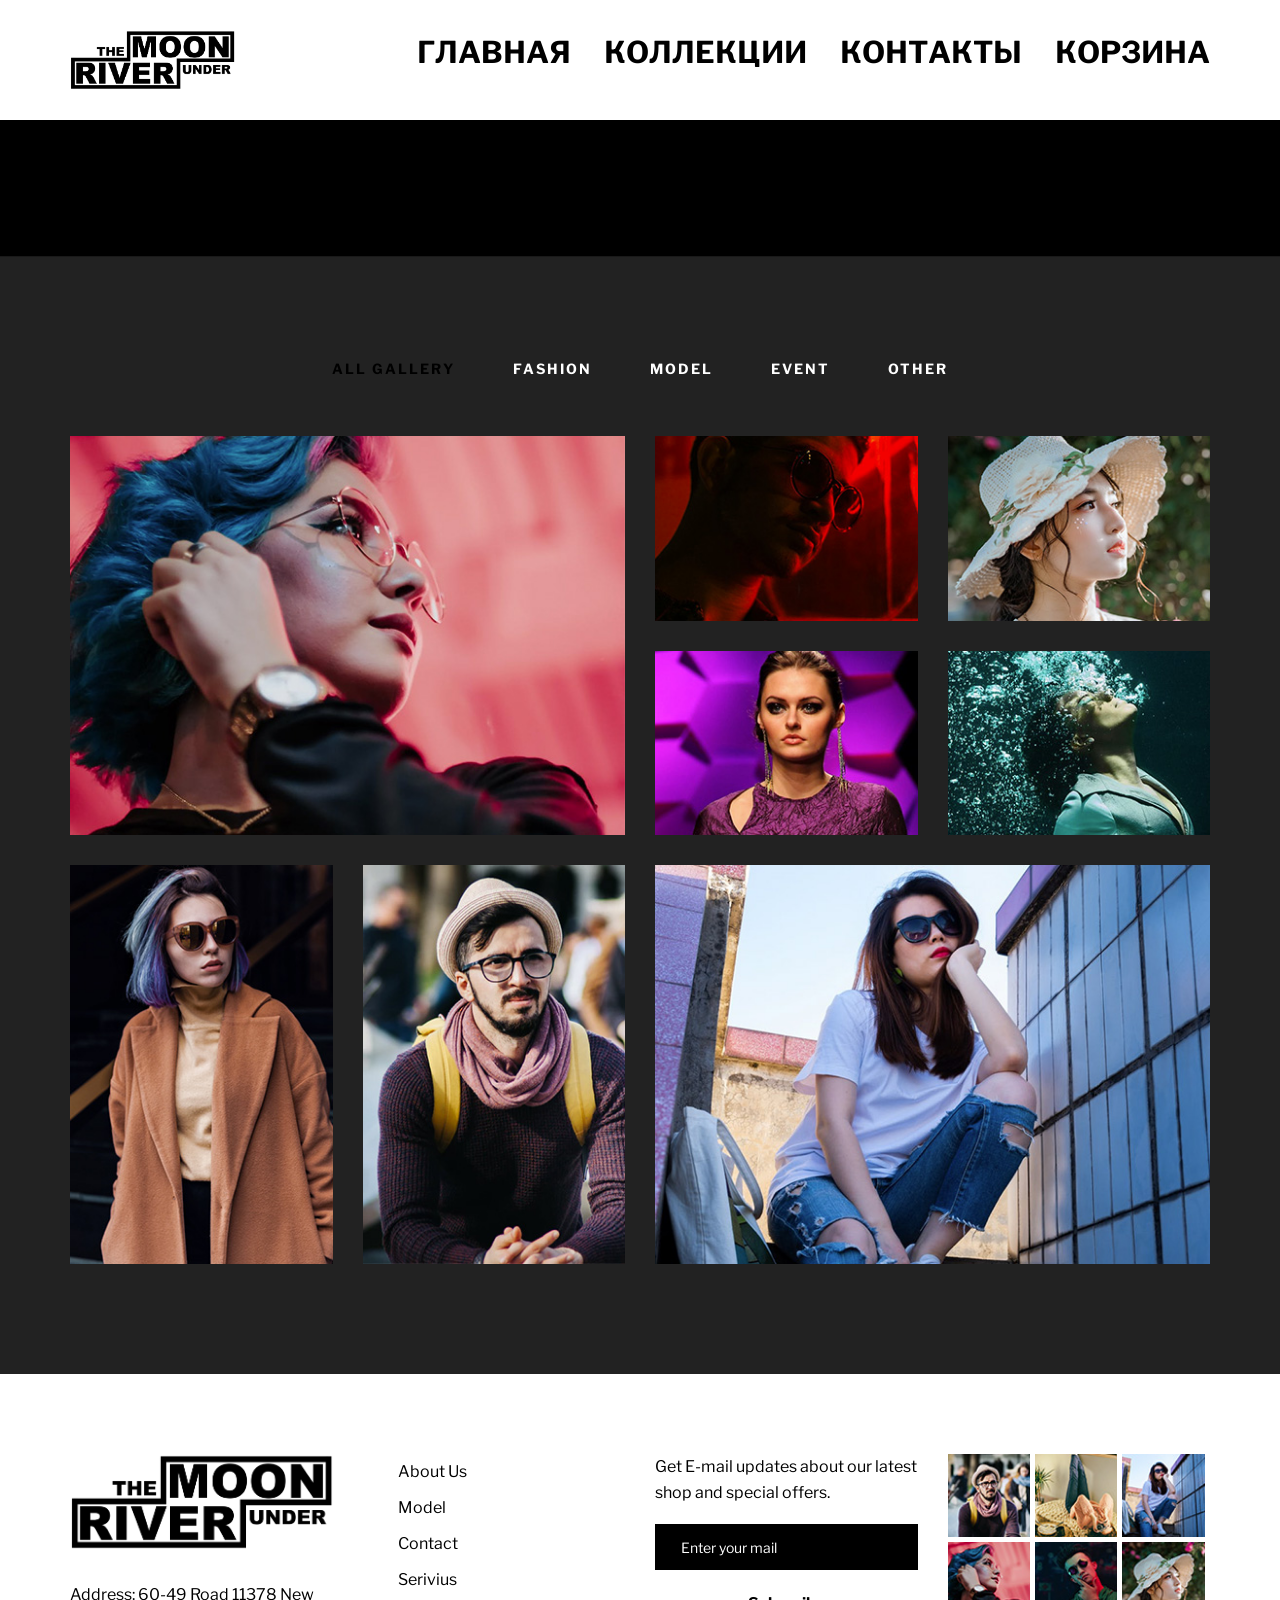
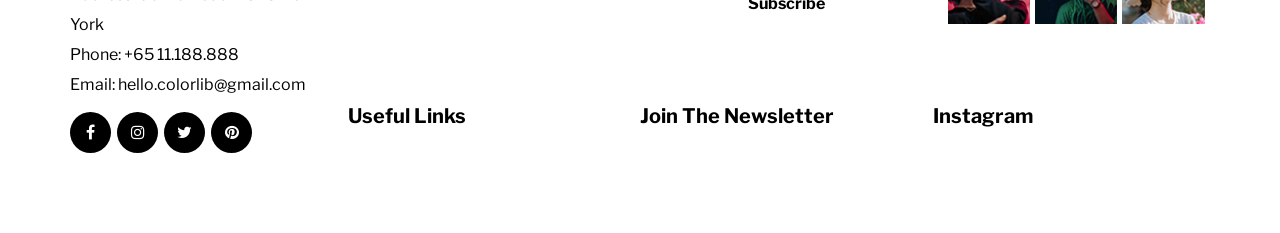
<file: gallery.html>
<!DOCTYPE html>
<html lang="zxx">

<head>
    <meta charset="UTF-8">
    <meta name="description" content="Hazze Template">
    <meta name="keywords" content="Hazze, unica, creative, html">
    <meta name="viewport" content="width=device-width, initial-scale=1.0">
    <meta http-equiv="X-UA-Compatible" content="ie=edge">
    <title>RIVER UNDER THE MOON</title>

    <!-- Google Font -->
    <link href="https://fonts.googleapis.com/css?family=Libre+Franklin:400,500,600,700,800,900&display=swap"
        rel="stylesheet">

    <!-- Css Styles -->
    <link rel="stylesheet" href="css/bootstrap.min.css" type="text/css">
    <link rel="stylesheet" href="css/font-awesome.min.css" type="text/css">
    <link rel="stylesheet" href="css/themify-icons.css" type="text/css">
    <link rel="stylesheet" href="css/owl.carousel.min.css" type="text/css">
    <link rel="stylesheet" href="css/magnific-popup.css" type="text/css">
    <link rel="stylesheet" href="css/slicknav.min.css" type="text/css">
    <link rel="stylesheet" href="css/style.css" type="text/css">
</head>

<body>
    <!-- Page Preloder -->
    <div id="preloder">
        <div class="loader"></div>
    </div>

    <!-- Header Section Begin -->
    <header class="header-section">
        <div class="container">
            <div class="row">
                <div class="col-lg-2 col-md-2">
                    <div class="logo">
                        <a href="index.html">
                            <img src="img/logo.png" alt="">
                        </a>
                    </div>
                </div>
                <div class="col-lg-10 col-md-10">
                    <div class="main-menu mobile-menu">
                        <ul>
                            <li class="active"><a href="./index.html">ГЛАВНАЯ</a></li>
                            
                            <li><a href="./gallery.html">КОЛЛЕКЦИИ</a>
                                <ul class="dropdown">
                                    <li><a href="gallery.html">INSPIRATION</a></li>
<!-- вкладки для коллекции -->
                                </ul>
                            </li>
                            <li><a href="./contact.html">КОНТАКТЫ</a></li>
                            <li><a href="./blog.html">КОРЗИНА</a></li>
                        </ul>
                    </div>
                </div>
            </div>
            <div id="mobile-menu-wrap"></div>
        </div>
    </header>
    <!-- Header End -->

    <!-- Breadcrumb Section Begin -->
    <section class="breadcrumb-section bread-normal">
        <div class="container">
            <div class="row">
                <div class="col-lg-6 col-md-6">
                    <div class="breadcrumb-option">
                        <a href="#">Главная</a>
                        <span>Коллекции</span>
                    </div>
                </div>
                <div class="col-lg-6 col-md-6 text-right">
                    <div class="breadcrumb-text">
                        <h3>Коллекции</h3>
                    </div>
                </div>
            </div>
        </div>
    </section>
    <!-- Breadcrumb Section End -->

    <!-- Gallery Section Begin -->
    <div class="gallery-section spad">
        <div class="container">
            <div class="row">
                <div class="col-lg-12">
                    <div class="gallery-controls">
                        <ul>
                            <li class="active" data-filter=".all">All gallery</li>
                            <li data-filter=".fashion">Fashion</li>
                            <li data-filter=".model">Model</li>
                            <li data-filter=".event">Event</li>
                            <li data-filter=".other">Other</li>
                        </ul>
                    </div>
                </div>
            </div>
            <div class="row gallery-filter">
                <div class="col-lg-6 mix all fashion">
                    <div class="gs-item">
                        <img src="img/gallery/gallery-1.jpg" alt="">
                    </div>
                </div>
                <div class="col-lg-6">
                    <div class="row">
                        <div class="col-lg-6 mix all model">
                            <div class="gs-item">
                                <img src="img/gallery/gallery-2.jpg" alt="">
                            </div>
                        </div>
                        <div class="col-lg-6 mix all event">
                            <div class="gs-item">
                                <img src="img/gallery/gallery-3.jpg" alt="">
                            </div>
                        </div>
                        <div class="col-lg-6 mix all other">
                            <div class="gs-item">
                                <img src="img/gallery/gallery-4.jpg" alt="">
                            </div>
                        </div>
                        <div class="col-lg-6 mix all fashion">
                            <div class="gs-item">
                                <img src="img/gallery/gallery-5.jpg" alt="">
                            </div>
                        </div>
                    </div>
                </div>
                <div class="col-lg-6">
                    <div class="row">
                        <div class="col-lg-6 mix all event">
                            <div class="gs-item">
                                <img src="img/gallery/gallery-6.jpg" alt="">
                            </div>
                        </div>
                        <div class="col-lg-6 mix all model other">
                            <div class="gs-item">
                                <img src="img/gallery/gallery-7.jpg" alt="">
                            </div>
                        </div>
                    </div>
                </div>
                <div class="col-lg-6 mix all fashion event">
                    <div class="gs-item">
                        <img src="img/gallery/gallery-8.jpg" alt="">
                    </div>
                </div>
            </div>
        </div>
    </div>
    <!-- Gallery Section End -->

    <!-- Footer Section Begin -->
    <section class="footer-section">
        <div class="container">
            <div class="row">
                <div class="col-lg-3">
                    <div class="footer-option">
                        <div class="fo-logo">
                            <a href="#">
                                <img src="img/logo.png" alt="">
                            </a>
                        </div>
                        <ul>
                            <li>Address: 60-49 Road 11378 New York</li>
                            <li>Phone: +65 11.188.888</li>
                            <li>Email: hello.colorlib@gmail.com</li>
                        </ul>
                        <div class="fo-social">
                            <a href="#"><i class="fa fa-facebook"></i></a>
                            <a href="#"><i class="fa fa-instagram"></i></a>
                            <a href="#"><i class="fa fa-twitter"></i></a>
                            <a href="#"><i class="fa fa-pinterest"></i></a>
                        </div>
                    </div>
                </div>
                <div class="col-lg-3">
                    <div class="footer-widget fw-links">
                        <h5>Useful Links</h5>
                        <ul>
                            <li><a href="#">About Us</a></li>
                            <li><a href="#">Model</a></li>
                            <li><a href="#">Contact</a></li>
                            <li><a href="#">Serivius</a></li>
                        </ul>
                    </div>
                </div>
                <div class="col-lg-3">
                    <div class="footer-widget">
                        <h5>Join The Newsletter</h5>
                        <p>Get E-mail updates about our latest shop and special offers.</p>
                        <form action="#" class="news-form">
                            <input type="text" placeholder="Enter your mail">
                            <button type="submit">Subscribe</button>
                        </form>
                    </div>
                </div>
                <div class="col-lg-3">
                    <div class="footer-widget">
                        <h5>Instagram</h5>
                        <div class="insta-pic">
                            <img src="img/instagram/instagram-1.jpg" alt="">
                            <img src="img/instagram/instagram-2.jpg" alt="">
                            <img src="img/instagram/instagram-3.jpg" alt="">
                            <img src="img/instagram/instagram-4.jpg" alt="">
                            <img src="img/instagram/instagram-5.jpg" alt="">
                            <img src="img/instagram/instagram-6.jpg" alt="">
                        </div>
                    </div>
                </div>
            </div>
        </div>
    </section>
    <!-- Footer Section End -->

    <!-- Js Plugins -->
    <script src="js/jquery-3.3.1.min.js"></script>
    <script src="js/bootstrap.min.js"></script>
    <script src="js/jquery.magnific-popup.min.js"></script>
    <script src="js/mixitup.min.js"></script>
    <script src="js/jquery.slicknav.js"></script>
    <script src="js/owl.carousel.min.js"></script>
    <script src="js/main.js"></script>
</body>

</html>
</file>
<file: css/themify-icons.css>
@font-face {
	font-family: 'themify';
	src:url('../fonts/themify.eot?-fvbane');
	src:url('../fonts/themify.eot?#iefix-fvbane') format('embedded-opentype'),
		url('../fonts/themify.woff?-fvbane') format('woff'),
		url('../fonts/themify.ttf?-fvbane') format('truetype'),
		url('../fonts/themify.svg?-fvbane#themify') format('svg');
	font-weight: normal;
	font-style: normal;
}

[class^="ti-"], [class*=" ti-"] {
	font-family: 'themify';
	speak: none;
	font-style: normal;
	font-weight: normal;
	font-variant: normal;
	text-transform: none;
	line-height: 1;

	/* Better Font Rendering =========== */
	-webkit-font-smoothing: antialiased;
	-moz-osx-font-smoothing: grayscale;
}

.ti-wand:before {
	content: "\e600";
}
.ti-volume:before {
	content: "\e601";
}
.ti-user:before {
	content: "\e602";
}
.ti-unlock:before {
	content: "\e603";
}
.ti-unlink:before {
	content: "\e604";
}
.ti-trash:before {
	content: "\e605";
}
.ti-thought:before {
	content: "\e606";
}
.ti-target:before {
	content: "\e607";
}
.ti-tag:before {
	content: "\e608";
}
.ti-tablet:before {
	content: "\e609";
}
.ti-star:before {
	content: "\e60a";
}
.ti-spray:before {
	content: "\e60b";
}
.ti-signal:before {
	content: "\e60c";
}
.ti-shopping-cart:before {
	content: "\e60d";
}
.ti-shopping-cart-full:before {
	content: "\e60e";
}
.ti-settings:before {
	content: "\e60f";
}
.ti-search:before {
	content: "\e610";
}
.ti-zoom-in:before {
	content: "\e611";
}
.ti-zoom-out:before {
	content: "\e612";
}
.ti-cut:before {
	content: "\e613";
}
.ti-ruler:before {
	content: "\e614";
}
.ti-ruler-pencil:before {
	content: "\e615";
}
.ti-ruler-alt:before {
	content: "\e616";
}
.ti-bookmark:before {
	content: "\e617";
}
.ti-bookmark-alt:before {
	content: "\e618";
}
.ti-reload:before {
	content: "\e619";
}
.ti-plus:before {
	content: "\e61a";
}
.ti-pin:before {
	content: "\e61b";
}
.ti-pencil:before {
	content: "\e61c";
}
.ti-pencil-alt:before {
	content: "\e61d";
}
.ti-paint-roller:before {
	content: "\e61e";
}
.ti-paint-bucket:before {
	content: "\e61f";
}
.ti-na:before {
	content: "\e620";
}
.ti-mobile:before {
	content: "\e621";
}
.ti-minus:before {
	content: "\e622";
}
.ti-medall:before {
	content: "\e623";
}
.ti-medall-alt:before {
	content: "\e624";
}
.ti-marker:before {
	content: "\e625";
}
.ti-marker-alt:before {
	content: "\e626";
}
.ti-arrow-up:before {
	content: "\e627";
}
.ti-arrow-right:before {
	content: "\e628";
}
.ti-arrow-left:before {
	content: "\e629";
}
.ti-arrow-down:before {
	content: "\e62a";
}
.ti-lock:before {
	content: "\e62b";
}
.ti-location-arrow:before {
	content: "\e62c";
}
.ti-link:before {
	content: "\e62d";
}
.ti-layout:before {
	content: "\e62e";
}
.ti-layers:before {
	content: "\e62f";
}
.ti-layers-alt:before {
	content: "\e630";
}
.ti-key:before {
	content: "\e631";
}
.ti-import:before {
	content: "\e632";
}
.ti-image:before {
	content: "\e633";
}
.ti-heart:before {
	content: "\e634";
}
.ti-heart-broken:before {
	content: "\e635";
}
.ti-hand-stop:before {
	content: "\e636";
}
.ti-hand-open:before {
	content: "\e637";
}
.ti-hand-drag:before {
	content: "\e638";
}
.ti-folder:before {
	content: "\e639";
}
.ti-flag:before {
	content: "\e63a";
}
.ti-flag-alt:before {
	content: "\e63b";
}
.ti-flag-alt-2:before {
	content: "\e63c";
}
.ti-eye:before {
	content: "\e63d";
}
.ti-export:before {
	content: "\e63e";
}
.ti-exchange-vertical:before {
	content: "\e63f";
}
.ti-desktop:before {
	content: "\e640";
}
.ti-cup:before {
	content: "\e641";
}
.ti-crown:before {
	content: "\e642";
}
.ti-comments:before {
	content: "\e643";
}
.ti-comment:before {
	content: "\e644";
}
.ti-comment-alt:before {
	content: "\e645";
}
.ti-close:before {
	content: "\e646";
}
.ti-clip:before {
	content: "\e647";
}
.ti-angle-up:before {
	content: "\e648";
}
.ti-angle-right:before {
	content: "\e649";
}
.ti-angle-left:before {
	content: "\e64a";
}
.ti-angle-down:before {
	content: "\e64b";
}
.ti-check:before {
	content: "\e64c";
}
.ti-check-box:before {
	content: "\e64d";
}
.ti-camera:before {
	content: "\e64e";
}
.ti-announcement:before {
	content: "\e64f";
}
.ti-brush:before {
	content: "\e650";
}
.ti-briefcase:before {
	content: "\e651";
}
.ti-bolt:before {
	content: "\e652";
}
.ti-bolt-alt:before {
	content: "\e653";
}
.ti-blackboard:before {
	content: "\e654";
}
.ti-bag:before {
	content: "\e655";
}
.ti-move:before {
	content: "\e656";
}
.ti-arrows-vertical:before {
	content: "\e657";
}
.ti-arrows-horizontal:before {
	content: "\e658";
}
.ti-fullscreen:before {
	content: "\e659";
}
.ti-arrow-top-right:before {
	content: "\e65a";
}
.ti-arrow-top-left:before {
	content: "\e65b";
}
.ti-arrow-circle-up:before {
	content: "\e65c";
}
.ti-arrow-circle-right:before {
	content: "\e65d";
}
.ti-arrow-circle-left:before {
	content: "\e65e";
}
.ti-arrow-circle-down:before {
	content: "\e65f";
}
.ti-angle-double-up:before {
	content: "\e660";
}
.ti-angle-double-right:before {
	content: "\e661";
}
.ti-angle-double-left:before {
	content: "\e662";
}
.ti-angle-double-down:before {
	content: "\e663";
}
.ti-zip:before {
	content: "\e664";
}
.ti-world:before {
	content: "\e665";
}
.ti-wheelchair:before {
	content: "\e666";
}
.ti-view-list:before {
	content: "\e667";
}
.ti-view-list-alt:before {
	content: "\e668";
}
.ti-view-grid:before {
	content: "\e669";
}
.ti-uppercase:before {
	content: "\e66a";
}
.ti-upload:before {
	content: "\e66b";
}
.ti-underline:before {
	content: "\e66c";
}
.ti-truck:before {
	content: "\e66d";
}
.ti-timer:before {
	content: "\e66e";
}
.ti-ticket:before {
	content: "\e66f";
}
.ti-thumb-up:before {
	content: "\e670";
}
.ti-thumb-down:before {
	content: "\e671";
}
.ti-text:before {
	content: "\e672";
}
.ti-stats-up:before {
	content: "\e673";
}
.ti-stats-down:before {
	content: "\e674";
}
.ti-split-v:before {
	content: "\e675";
}
.ti-split-h:before {
	content: "\e676";
}
.ti-smallcap:before {
	content: "\e677";
}
.ti-shine:before {
	content: "\e678";
}
.ti-shift-right:before {
	content: "\e679";
}
.ti-shift-left:before {
	content: "\e67a";
}
.ti-shield:before {
	content: "\e67b";
}
.ti-notepad:before {
	content: "\e67c";
}
.ti-server:before {
	content: "\e67d";
}
.ti-quote-right:before {
	content: "\e67e";
}
.ti-quote-left:before {
	content: "\e67f";
}
.ti-pulse:before {
	content: "\e680";
}
.ti-printer:before {
	content: "\e681";
}
.ti-power-off:before {
	content: "\e682";
}
.ti-plug:before {
	content: "\e683";
}
.ti-pie-chart:before {
	content: "\e684";
}
.ti-paragraph:before {
	content: "\e685";
}
.ti-panel:before {
	content: "\e686";
}
.ti-package:before {
	content: "\e687";
}
.ti-music:before {
	content: "\e688";
}
.ti-music-alt:before {
	content: "\e689";
}
.ti-mouse:before {
	content: "\e68a";
}
.ti-mouse-alt:before {
	content: "\e68b";
}
.ti-money:before {
	content: "\e68c";
}
.ti-microphone:before {
	content: "\e68d";
}
.ti-menu:before {
	content: "\e68e";
}
.ti-menu-alt:before {
	content: "\e68f";
}
.ti-map:before {
	content: "\e690";
}
.ti-map-alt:before {
	content: "\e691";
}
.ti-loop:before {
	content: "\e692";
}
.ti-location-pin:before {
	content: "\e693";
}
.ti-list:before {
	content: "\e694";
}
.ti-light-bulb:before {
	content: "\e695";
}
.ti-Italic:before {
	content: "\e696";
}
.ti-info:before {
	content: "\e697";
}
.ti-infinite:before {
	content: "\e698";
}
.ti-id-badge:before {
	content: "\e699";
}
.ti-hummer:before {
	content: "\e69a";
}
.ti-home:before {
	content: "\e69b";
}
.ti-help:before {
	content: "\e69c";
}
.ti-headphone:before {
	content: "\e69d";
}
.ti-harddrives:before {
	content: "\e69e";
}
.ti-harddrive:before {
	content: "\e69f";
}
.ti-gift:before {
	content: "\e6a0";
}
.ti-game:before {
	content: "\e6a1";
}
.ti-filter:before {
	content: "\e6a2";
}
.ti-files:before {
	content: "\e6a3";
}
.ti-file:before {
	content: "\e6a4";
}
.ti-eraser:before {
	content: "\e6a5";
}
.ti-envelope:before {
	content: "\e6a6";
}
.ti-download:before {
	content: "\e6a7";
}
.ti-direction:before {
	content: "\e6a8";
}
.ti-direction-alt:before {
	content: "\e6a9";
}
.ti-dashboard:before {
	content: "\e6aa";
}
.ti-control-stop:before {
	content: "\e6ab";
}
.ti-control-shuffle:before {
	content: "\e6ac";
}
.ti-control-play:before {
	content: "\e6ad";
}
.ti-control-pause:before {
	content: "\e6ae";
}
.ti-control-forward:before {
	content: "\e6af";
}
.ti-control-backward:before {
	content: "\e6b0";
}
.ti-cloud:before {
	content: "\e6b1";
}
.ti-cloud-up:before {
	content: "\e6b2";
}
.ti-cloud-down:before {
	content: "\e6b3";
}
.ti-clipboard:before {
	content: "\e6b4";
}
.ti-car:before {
	content: "\e6b5";
}
.ti-calendar:before {
	content: "\e6b6";
}
.ti-book:before {
	content: "\e6b7";
}
.ti-bell:before {
	content: "\e6b8";
}
.ti-basketball:before {
	content: "\e6b9";
}
.ti-bar-chart:before {
	content: "\e6ba";
}
.ti-bar-chart-alt:before {
	content: "\e6bb";
}
.ti-back-right:before {
	content: "\e6bc";
}
.ti-back-left:before {
	content: "\e6bd";
}
.ti-arrows-corner:before {
	content: "\e6be";
}
.ti-archive:before {
	content: "\e6bf";
}
.ti-anchor:before {
	content: "\e6c0";
}
.ti-align-right:before {
	content: "\e6c1";
}
.ti-align-left:before {
	content: "\e6c2";
}
.ti-align-justify:before {
	content: "\e6c3";
}
.ti-align-center:before {
	content: "\e6c4";
}
.ti-alert:before {
	content: "\e6c5";
}
.ti-alarm-clock:before {
	content: "\e6c6";
}
.ti-agenda:before {
	content: "\e6c7";
}
.ti-write:before {
	content: "\e6c8";
}
.ti-window:before {
	content: "\e6c9";
}
.ti-widgetized:before {
	content: "\e6ca";
}
.ti-widget:before {
	content: "\e6cb";
}
.ti-widget-alt:before {
	content: "\e6cc";
}
.ti-wallet:before {
	content: "\e6cd";
}
.ti-video-clapper:before {
	content: "\e6ce";
}
.ti-video-camera:before {
	content: "\e6cf";
}
.ti-vector:before {
	content: "\e6d0";
}
.ti-themify-logo:before {
	content: "\e6d1";
}
.ti-themify-favicon:before {
	content: "\e6d2";
}
.ti-themify-favicon-alt:before {
	content: "\e6d3";
}
.ti-support:before {
	content: "\e6d4";
}
.ti-stamp:before {
	content: "\e6d5";
}
.ti-split-v-alt:before {
	content: "\e6d6";
}
.ti-slice:before {
	content: "\e6d7";
}
.ti-shortcode:before {
	content: "\e6d8";
}
.ti-shift-right-alt:before {
	content: "\e6d9";
}
.ti-shift-left-alt:before {
	content: "\e6da";
}
.ti-ruler-alt-2:before {
	content: "\e6db";
}
.ti-receipt:before {
	content: "\e6dc";
}
.ti-pin2:before {
	content: "\e6dd";
}
.ti-pin-alt:before {
	content: "\e6de";
}
.ti-pencil-alt2:before {
	content: "\e6df";
}
.ti-palette:before {
	content: "\e6e0";
}
.ti-more:before {
	content: "\e6e1";
}
.ti-more-alt:before {
	content: "\e6e2";
}
.ti-microphone-alt:before {
	content: "\e6e3";
}
.ti-magnet:before {
	content: "\e6e4";
}
.ti-line-double:before {
	content: "\e6e5";
}
.ti-line-dotted:before {
	content: "\e6e6";
}
.ti-line-dashed:before {
	content: "\e6e7";
}
.ti-layout-width-full:before {
	content: "\e6e8";
}
.ti-layout-width-default:before {
	content: "\e6e9";
}
.ti-layout-width-default-alt:before {
	content: "\e6ea";
}
.ti-layout-tab:before {
	content: "\e6eb";
}
.ti-layout-tab-window:before {
	content: "\e6ec";
}
.ti-layout-tab-v:before {
	content: "\e6ed";
}
.ti-layout-tab-min:before {
	content: "\e6ee";
}
.ti-layout-slider:before {
	content: "\e6ef";
}
.ti-layout-slider-alt:before {
	content: "\e6f0";
}
.ti-layout-sidebar-right:before {
	content: "\e6f1";
}
.ti-layout-sidebar-none:before {
	content: "\e6f2";
}
.ti-layout-sidebar-left:before {
	content: "\e6f3";
}
.ti-layout-placeholder:before {
	content: "\e6f4";
}
.ti-layout-menu:before {
	content: "\e6f5";
}
.ti-layout-menu-v:before {
	content: "\e6f6";
}
.ti-layout-menu-separated:before {
	content: "\e6f7";
}
.ti-layout-menu-full:before {
	content: "\e6f8";
}
.ti-layout-media-right-alt:before {
	content: "\e6f9";
}
.ti-layout-media-right:before {
	content: "\e6fa";
}
.ti-layout-media-overlay:before {
	content: "\e6fb";
}
.ti-layout-media-overlay-alt:before {
	content: "\e6fc";
}
.ti-layout-media-overlay-alt-2:before {
	content: "\e6fd";
}
.ti-layout-media-left-alt:before {
	content: "\e6fe";
}
.ti-layout-media-left:before {
	content: "\e6ff";
}
.ti-layout-media-center-alt:before {
	content: "\e700";
}
.ti-layout-media-center:before {
	content: "\e701";
}
.ti-layout-list-thumb:before {
	content: "\e702";
}
.ti-layout-list-thumb-alt:before {
	content: "\e703";
}
.ti-layout-list-post:before {
	content: "\e704";
}
.ti-layout-list-large-image:before {
	content: "\e705";
}
.ti-layout-line-solid:before {
	content: "\e706";
}
.ti-layout-grid4:before {
	content: "\e707";
}
.ti-layout-grid3:before {
	content: "\e708";
}
.ti-layout-grid2:before {
	content: "\e709";
}
.ti-layout-grid2-thumb:before {
	content: "\e70a";
}
.ti-layout-cta-right:before {
	content: "\e70b";
}
.ti-layout-cta-left:before {
	content: "\e70c";
}
.ti-layout-cta-center:before {
	content: "\e70d";
}
.ti-layout-cta-btn-right:before {
	content: "\e70e";
}
.ti-layout-cta-btn-left:before {
	content: "\e70f";
}
.ti-layout-column4:before {
	content: "\e710";
}
.ti-layout-column3:before {
	content: "\e711";
}
.ti-layout-column2:before {
	content: "\e712";
}
.ti-layout-accordion-separated:before {
	content: "\e713";
}
.ti-layout-accordion-merged:before {
	content: "\e714";
}
.ti-layout-accordion-list:before {
	content: "\e715";
}
.ti-ink-pen:before {
	content: "\e716";
}
.ti-info-alt:before {
	content: "\e717";
}
.ti-help-alt:before {
	content: "\e718";
}
.ti-headphone-alt:before {
	content: "\e719";
}
.ti-hand-point-up:before {
	content: "\e71a";
}
.ti-hand-point-right:before {
	content: "\e71b";
}
.ti-hand-point-left:before {
	content: "\e71c";
}
.ti-hand-point-down:before {
	content: "\e71d";
}
.ti-gallery:before {
	content: "\e71e";
}
.ti-face-smile:before {
	content: "\e71f";
}
.ti-face-sad:before {
	content: "\e720";
}
.ti-credit-card:before {
	content: "\e721";
}
.ti-control-skip-forward:before {
	content: "\e722";
}
.ti-control-skip-backward:before {
	content: "\e723";
}
.ti-control-record:before {
	content: "\e724";
}
.ti-control-eject:before {
	content: "\e725";
}
.ti-comments-smiley:before {
	content: "\e726";
}
.ti-brush-alt:before {
	content: "\e727";
}
.ti-youtube:before {
	content: "\e728";
}
.ti-vimeo:before {
	content: "\e729";
}
.ti-twitter:before {
	content: "\e72a";
}
.ti-time:before {
	content: "\e72b";
}
.ti-tumblr:before {
	content: "\e72c";
}
.ti-skype:before {
	content: "\e72d";
}
.ti-share:before {
	content: "\e72e";
}
.ti-share-alt:before {
	content: "\e72f";
}
.ti-rocket:before {
	content: "\e730";
}
.ti-pinterest:before {
	content: "\e731";
}
.ti-new-window:before {
	content: "\e732";
}
.ti-microsoft:before {
	content: "\e733";
}
.ti-list-ol:before {
	content: "\e734";
}
.ti-linkedin:before {
	content: "\e735";
}
.ti-layout-sidebar-2:before {
	content: "\e736";
}
.ti-layout-grid4-alt:before {
	content: "\e737";
}
.ti-layout-grid3-alt:before {
	content: "\e738";
}
.ti-layout-grid2-alt:before {
	content: "\e739";
}
.ti-layout-column4-alt:before {
	content: "\e73a";
}
.ti-layout-column3-alt:before {
	content: "\e73b";
}
.ti-layout-column2-alt:before {
	content: "\e73c";
}
.ti-instagram:before {
	content: "\e73d";
}
.ti-google:before {
	content: "\e73e";
}
.ti-github:before {
	content: "\e73f";
}
.ti-flickr:before {
	content: "\e740";
}
.ti-facebook:before {
	content: "\e741";
}
.ti-dropbox:before {
	content: "\e742";
}
.ti-dribbble:before {
	content: "\e743";
}
.ti-apple:before {
	content: "\e744";
}
.ti-android:before {
	content: "\e745";
}
.ti-save:before {
	content: "\e746";
}
.ti-save-alt:before {
	content: "\e747";
}
.ti-yahoo:before {
	content: "\e748";
}
.ti-wordpress:before {
	content: "\e749";
}
.ti-vimeo-alt:before {
	content: "\e74a";
}
.ti-twitter-alt:before {
	content: "\e74b";
}
.ti-tumblr-alt:before {
	content: "\e74c";
}
.ti-trello:before {
	content: "\e74d";
}
.ti-stack-overflow:before {
	content: "\e74e";
}
.ti-soundcloud:before {
	content: "\e74f";
}
.ti-sharethis:before {
	content: "\e750";
}
.ti-sharethis-alt:before {
	content: "\e751";
}
.ti-reddit:before {
	content: "\e752";
}
.ti-pinterest-alt:before {
	content: "\e753";
}
.ti-microsoft-alt:before {
	content: "\e754";
}
.ti-linux:before {
	content: "\e755";
}
.ti-jsfiddle:before {
	content: "\e756";
}
.ti-joomla:before {
	content: "\e757";
}
.ti-html5:before {
	content: "\e758";
}
.ti-flickr-alt:before {
	content: "\e759";
}
.ti-email:before {
	content: "\e75a";
}
.ti-drupal:before {
	content: "\e75b";
}
.ti-dropbox-alt:before {
	content: "\e75c";
}
.ti-css3:before {
	content: "\e75d";
}
.ti-rss:before {
	content: "\e75e";
}
.ti-rss-alt:before {
	content: "\e75f";
}
</file>
<file: css/style.css>
/******************************************************************
  Template Name: Hazze
  Description: Manup Fashion HTML Template
  Author: Colorlib
  Author URI: http://colorlib.com
  Version: 1.0
  Created: Colorlib
******************************************************************/

/*------------------------------------------------------------------
[Table of contents]

1.  Template default CSS
	1.1	Variables
	1.2	Mixins
	1.3	Flexbox
	1.4	Reset
2.  Helper Css
3.  Header Section
4.  Hero Section
5.  Services Section
6.  Portfolio Section
7.  Tetimonial Section
8.  Member Section
9.  Contact
10.  Footer Style

-------------------------------------------------------------------*/

/*----------------------------------------*/

/* Template default CSS
/*----------------------------------------*/

html,
body {
	height: 100%;
	font-family: "Libre Franklin", sans-serif;
	-webkit-font-smoothing: antialiased;
	font-smoothing: antialiased;
}

h1,
h2,
h3,
h4,
h5,
h6 {
	margin: 0;
	color: #ffffff;
	font-weight: 400;
	font-family: "Libre Franklin", sans-serif;
}

h1 {
	font-size: 70px;
}

h2 {
	font-size: 36px;
}

h3 {
	font-size: 30px;
}

h4 {
	font-size: 24px;
}

h5 {
	font-size: 18px;
}

h6 {
	font-size: 16px;
}

p {
	font-size: 16px;
	font-family: "Libre Franklin", sans-serif;
	color: #000;
	font-weight: 400;
	line-height: 26px;
	margin: 0 0 15px 0;
}

img {
	max-width: 100%;
}

input:focus,
select:focus,
button:focus,
textarea:focus {
	outline: none;
}

a:hover,
a:focus {
	text-decoration: none;
	outline: none;
	color: #000;
}

ul,
ol {
	padding: 0;
	margin: 0;
}

/*---------------------
  Helper CSS
-----------------------*/

.section-title {
	text-align: center;
	margin-bottom: 60px;
}

.section-title span {
	color: #000;
	font-size: 14px;
	font-weight: 700;
	text-transform: uppercase;
	letter-spacing: 2px;
}

.section-title h2 {
	font-size: 45px;
	color: #000;
	font-weight: 700;
	margin-top: 14px;
}

.set-bg {
	background-repeat: no-repeat;
	background-size: cover;
	background-position: top center;
}

.spad {
	padding-top: 100px;
	padding-bottom: 100px;
}

.spad-2 {
	padding-top: 50px;
	padding-bottom: 70px;
}

.text-white h1,
.text-white h2,
.text-white h3,
.text-white h4,
.text-white h5,
.text-white h6,
.text-white p,
.text-white span,
.text-white li,
.text-white a {
	color: #000;
}

/* buttons */

.primary-btn {
	font-size: 16px;
	color: #000;
	background: #fff;
	display: inline-block;
	font-weight: 700;
	padding: 12px 30px 10px;
}

.site-btn {
	font-size: 16px;
	color: #000;
	font-weight: 700;
	padding: 10px 34px;
	display: inline-block;
	background: #000;
	border: 1px solid #000;
}

/* Preloder */

#preloder {
	position: fixed;
	width: 100%;
	height: 100%;
	top: 0;
	left: 0;
	z-index: 999999;
	background: #fff;
}

.loader {
	width: 40px;
	height: 40px;
	position: absolute;
	top: 50%;
	left: 50%;
	margin-top: -13px;
	margin-left: -13px;
	border-radius: 60px;
	animation: loader 0.8s linear infinite;
	-webkit-animation: loader 0.8s linear infinite;
}

@keyframes loader {
	0% {
		-webkit-transform: rotate(0deg);
		transform: rotate(0deg);
		border: 4px solid #f44336;
		border-left-color: transparent;
	}
	50% {
		-webkit-transform: rotate(180deg);
		transform: rotate(180deg);
		border: 4px solid #673ab7;
		border-left-color: transparent;
	}
	100% {
		-webkit-transform: rotate(360deg);
		transform: rotate(360deg);
		border: 4px solid #f44336;
		border-left-color: transparent;
	}
}

@-webkit-keyframes loader {
	0% {
		-webkit-transform: rotate(0deg);
		border: 4px solid #f44336;
		border-left-color: transparent;
	}
	50% {
		-webkit-transform: rotate(180deg);
		border: 4px solid #673ab7;
		border-left-color: transparent;
	}
	100% {
		-webkit-transform: rotate(360deg);
		border: 4px solid #f44336;
		border-left-color: transparent;
	}
}

/*---------------------
  Header
-----------------------*/

.header-section {
	background: #fff;
}
/* лого  */
.logo {
	padding: 30px 0 30px;
}

.logo a {
	display: inline-block;
}
/* перенос шапки */
.main-menu {
	text-align: right;
}

.main-menu ul li {
	display: inline-block;
	list-style: none;
	margin-left: 30px;
	position: relative;
}

.main-menu ul li .dropdown{
	position: absolute;
    margin-top: 39.5px;
	width: 500px;
    height: 300px;
	background-color:white;
    opacity: 1;
	z-index: 99;
	left: 0;
	top: 200px;
	visibility: hidden;
	-webkit-transition: all 0.001s;
	-o-transition: all 0.001s;
	transition: all 0.9s;
    
}

.main-menu ul li .dropdown li {
	display: block;
	margin-right: 0;
	text-align: left;
	margin-left: 0;
}

.main-menu ul li .dropdown li a {
	padding: 1px 1px;
	display: block;
	-webkit-transition: all 0.3s;
	-o-transition: all 0.3s;
	transition: all 0.0001s;
	text-transform: capitalize;
	color: #000;
}

.main-menu ul li .dropdown li a:hover {
	color: #000;
}

.main-menu ul li.active a {
	color: #000;
}

.main-menu ul li:hover>a {
	color: #000;
}

.main-menu ul li:hover .dropdown {
	opacity: 1;
	visibility: visible;
	top: 70px;
}
/* шапка  */
.main-menu ul li a {
	font-size: 30px;
	color: #000;
	font-weight: 700;
	display: inline-block;
	padding: 30px 0 5px;
	-webkit-transition: all 0.3s;
	-o-transition: all 0.3s;
	transition: all 0.3s;
}
    
.slicknav_menu {
	display: none;
}

/*---------------------
  Hero
-----------------------*/

.hero-section {
	height: 800px;
	display: -webkit-box;
	display: -ms-flexbox;
	display: flex;
	-webkit-box-align: center;
	-ms-flex-align: center;
	align-items: center;
    
}

.hs-text span {
	color: #fff;
	font-size: 16px;
	font-weight: 700;
	text-transform: uppercase;
}

.hs-text h2 {
	color: #fff;
	font-size: 60px;
	font-weight: 700;
	margin-top: 10px;
	margin-bottom: 10px;
    margin: -250px
    
}

.hs-text a {
	color: #000;
    font-size: 19px;
    font-weight: 775;
    margin-top: 260px;
	margin-bottom: 45px;
    margin-left: -250px
    
}

/*---------------------
  Member Section
-----------------------*/

.member-section {
	background: #fff;
	padding-bottom: 80px;
}

.member-section.ap-member {
	padding-top: 0;
}

.member-item {
	height: 435px;
	position: relative;
	margin-bottom: 30px;
}

.member-item:hover .mi-text {
	opacity: 1;
	-webkit-transform: scale(1);
	-ms-transform: scale(1);
	transform: scale(1);
}

.member-item .mi-text {
	text-align: center;
	background: #gray;
	position: absolute;
	left: 20px;
	top: 245px;
	width: calc(100% - 40px);
	height: 2;
	padding: 50px 20px 60px 20px;
	opacity: 0;
	-webkit-transform: scale(0);
	-ms-transform: scale(0);
	transform: scale(0);
	-webkit-transition: all 0.5s ease-out;
	-o-transition: all 0.5s ease-out;
	transition: all 0.5s ease-out;
}

.member-item .mi-text p {
	margin-bottom: 32px;
}

.member-item .mi-text .mt-title {
	margin-bottom: 20px;
}

.member-item .mi-text .mt-title h4 {
	font-size: 22px;
	color: #fff;
	font-weight: 700;
	margin-bottom: 4px;
}

.member-item .mi-text .mt-title span {
	font-size: 12px;
	color: #fff;
	text-transform: uppercase;
	letter-spacing: 1px;
}

.member-item .mi-text .mt-social a {
	display: inline-block;
	font-size: 16px;
	color: #fff;
	width: 45px;
	height: 45px;
	line-height: 45px;
	text-align: center;
	background: #000;
	border-radius: 50%;
	margin-right: 3px;
}

.member-item .mi-text .mt-social a:last-child {
	margin-right: 0;
}

/*---------------------
  Blog Details Hero
-----------------------*/

.blog-hero-section {
	padding-top: 130px;
	padding-bottom: 120px;
}

.blog-hero-section .bh-text span {
	font-size: 14px;
	color: #ffffff;
	text-transform: uppercase;
	font-weight: 700;
	background: #000;
	padding: 5px 26px;
}

.blog-hero-section .bh-text h2 {
	font-size: 60px;
	color: #ffffff;
	font-weight: 700;
	line-height: 72px;
	margin-top: 34px;
	margin-bottom: 16px;
}

.blog-hero-section .bh-text ul li {
	font-size: 14px;
	color: #ffffff;
	text-transform: uppercase;
	letter-spacing: 1px;
	margin-right: 45px;
	display: inline-block;
	list-style: none;
	position: relative;
}

.blog-hero-section .bh-text ul li:after {
	position: absolute;
	right: -24px;
	top: 4px;
	width: 1px;
	height: 15px;
	background: #000;
	content: "";
}

.blog-hero-section .bh-text ul li:last-child {
	margin-right: 0;
}

.blog-hero-section .bh-text ul li:last-child:after {
	display: none;
}

/*---------------------
  Blog Details Section
-----------------------*/

.blog-details-section {
	background: #000;
}

.bd-text .bd-title {
	margin-bottom: 65px;
}

.bd-text .bd-title p {
	line-height: 30px;
	font-size: 17px;
}

.bd-text .bd-pic {
	margin-bottom: 46px;
}

.bd-text .bd-pic img {
	min-width: 100%;
	margin-bottom: 20px;
}

.bd-text .bd-more-text {
	margin-bottom: 62px;
}

.bd-text .bd-more-text .bm-item {
	margin-bottom: 32px;
}

.bd-text .bd-more-text .bm-item h3 {
	color: #000;
	font-weight: 700;
	margin-bottom: 20px;
}

.bd-text .bd-more-text .bm-item p {
	font-size: 17px;
	line-height: 30px;
}

.bd-text .bd-quote {
	background: #000000;
	padding: 40px 110px 30px 130px;
	position: relative;
	margin-bottom: 60px;
}

.bd-text .bd-quote img {
	position: absolute;
	left: 50px;
	top: 45px;
}

.bd-text .bd-quote p {
	font-size: 24px;
	line-height: 36px;
	margin-bottom: 22px;
}

.bd-text .bd-quote .quote-author h5 {
	color: #000;
	margin-bottom: 4px;
}

.bd-text .bd-quote .quote-author span {
	color: #000;
	font-size: 14px;
}

.bd-text .bd-last-para {
	margin-bottom: 90px;
}

.bd-text .bd-last-para p {
	font-size: 17px;
	line-height: 30px;
}

.bd-text .tag-share {
	border-top: 1px solid #000;
	padding-top: 30px;
	overflow: hidden;
	margin-bottom: 70px;
}

.bd-text .tag-share .tags {
	float: left;
}

.bd-text .tag-share .tags a {
	display: inline-block;
	background: #000;
	font-size: 10px;
	color: #ffffff;
	text-transform: uppercase;
	font-weight: 700;
	letter-spacing: 1px;
	padding: 5px 19px;
	margin-right: 6px;
	-webkit-transition: all 0.3s;
	-o-transition: all 0.3s;
	transition: all 0.3s;
}

.bd-text .tag-share .tags a:hover {
	background: #000;
}

.bd-text .tag-share .social-share {
	text-align: right;
}

.bd-text .tag-share .social-share a {
	font-size: 16px;
	color: #000;
	margin-left: 25px;
	-webkit-transition: all 0.3s;
	-o-transition: all 0.3s;
	transition: all 0.3s;
}

.bd-text .tag-share .social-share a:hover {
	color: #000;
}

.bd-text .tag-share .social-share span {
	font-size: 16px;
	color: #000;
}

.bd-text .blog-author {
	text-align: center;
	margin-bottom: 56px;
}

.bd-text .blog-author img {
	height: 117px;
	width: 117px;
	border-radius: 50%;
}

.bd-text .blog-author h5 {
	font-size: 20px;
	color: #ffffff;
	font-weight: 700;
	margin-top: 28px;
	margin-bottom: 12px;
}

.bd-text .blog-author p {
	font-size: 17px;
}

.bd-text .blog-author .bt-social a {
	display: inline-block;
	color: #b3b3b3;
	font-size: 14px;
	margin-right: 30px;
	-webkit-transition: all 0.3s;
	-o-transition: all 0.3s;
	transition: all 0.3s;
}

.bd-text .blog-author .bt-social a:hover {
	color: #000;
}

.bd-text .blog-author .bt-social a:last-child {
	margin-right: 0;
}

.bd-text .leave-comment h2 {
	color: #ffffff;
	font-weight: 700;
	margin-bottom: 36px;
}

.comment-form input,
.contact-form input {
	height: 50px;
	width: 100%;
	border: none;
	font-size: 16px;
	color: #b3b3b3;
	padding-left: 20px;
	background: #393939;
	-webkit-transition: all 0.3s;
	-o-transition: all 0.3s;
	transition: all 0.3s;
	margin-bottom: 30px;
}

.comment-form input::-webkit-input-placeholder,
.contact-form input::-webkit-input-placeholder {
	color: #b3b3b3;
}

.comment-form input::-moz-placeholder,
.contact-form input::-moz-placeholder {
	color: #b3b3b3;
}

.comment-form input:-ms-input-placeholder,
.contact-form input:-ms-input-placeholder {
	color: #b3b3b3;
}

.comment-form input::-ms-input-placeholder,
.contact-form input::-ms-input-placeholder {
	color: #b3b3b3;
}

.comment-form input::placeholder,
.contact-form input::placeholder {
	color: #b3b3b3;
}

.comment-form input:focus,
.contact-form input:focus {
	background: #ffffff;
	color: #000;
}

.comment-form input:focus::-webkit-input-placeholder,
.contact-form input:focus::-webkit-input-placeholder {
	color: #000;
}

.comment-form input:focus::-moz-placeholder,
.contact-form input:focus::-moz-placeholder {
	color: #000;
}

.comment-form input:focus:-ms-input-placeholder,
.contact-form input:focus:-ms-input-placeholder {
	color: #000;
}

.comment-form input:focus::-ms-input-placeholder,
.contact-form input:focus::-ms-input-placeholder {
	color: #000;
}

.comment-form input:focus::placeholder,
.contact-form input:focus::placeholder {
	color: #000;
}

.comment-form textarea,
.contact-form textarea {
	width: 100%;
	border: none;
	font-size: 16px;
	color: #b3b3b3;
	padding-left: 20px;
	background: #393939;
	height: 110px;
	padding-top: 12px;
	resize: none;
	-webkit-transition: all 0.3s;
	-o-transition: all 0.3s;
	transition: all 0.3s;
	margin-bottom: 45px;
}

.comment-form textarea::-webkit-input-placeholder,
.contact-form textarea::-webkit-input-placeholder {
	color: #b3b3b3;
}

.comment-form textarea::-moz-placeholder,
.contact-form textarea::-moz-placeholder {
	color: #b3b3b3;
}

.comment-form textarea:-ms-input-placeholder,
.contact-form textarea:-ms-input-placeholder {
	color: #b3b3b3;
}

.comment-form textarea::-ms-input-placeholder,
.contact-form textarea::-ms-input-placeholder {
	color: #b3b3b3;
}

.comment-form textarea::placeholder,
.contact-form textarea::placeholder {
	color: #b3b3b3;
}

.comment-form textarea:focus,
.contact-form textarea:focus {
	background: #ffffff;
	color: #000;
}

.comment-form textarea:focus::-webkit-input-placeholder,
.contact-form textarea:focus::-webkit-input-placeholder {
	color: #000;
}

.comment-form textarea:focus::-moz-placeholder,
.contact-form textarea:focus::-moz-placeholder {
	color: #000;
}

.comment-form textarea:focus:-ms-input-placeholder,
.contact-form textarea:focus:-ms-input-placeholder {
	color: #000;
}

.comment-form textarea:focus::-ms-input-placeholder,
.contact-form textarea:focus::-ms-input-placeholder {
	color: #000;
}

.comment-form textarea:focus::placeholder,
.contact-form textarea:focus::placeholder {
	color: #000;
}

/*---------------------
  About Us Section
-----------------------*/

/*---------------------
  Services Section
-----------------------*/

/*---------------------
  Portfolio Section
-----------------------*/

.portfolio-section {
	background: #fff;
	padding-bottom: 0;
}

.portfolio-section .section-title {
	margin-bottom: 100px;
}

.portfolio-item {
	height: 393px;
	margin-left: -15px;
	margin-right: -15px;
	display: -webkit-box;
	display: -ms-flexbox;
	display: flex;
	-webkit-box-align: center;
	-ms-flex-align: center;
	align-items: center;
	-webkit-box-pack: center;
	-ms-flex-pack: center;
	justify-content: center;
	position: relative;
	z-index: 1;
}

.portfolio-item:hover:after {
	opacity: 1;
}

.portfolio-item:hover .pi-hover a.chain-icon {
	opacity: 1;
	visibility: visible;
	left: 0;
}

.portfolio-item:hover .pi-hover a.search-icon {
	opacity: 1;
	visibility: visible;
	right: 0;
}

.portfolio-item:after {
	position: absolute;
	left: 0;
	top: 0;
	width: 100%;
	height: 100%;
	background: rgba(0, 0, 0, 0.1);
	content: "";
	opacity: 0;
	-webkit-transition: all 0.3s;
	-o-transition: all 0.3s;
	transition: all 0.3s;
	z-index: -1;
}

.portfolio-item.large-item {
	height: 786px;
}

.portfolio-item .pi-hover a {
	display: inline-block;
	width: 66px;
	height: 66px;
	background: #fff;
	border-radius: 50%;
	text-align: center;
	font-size: 26px;
	color: #000;
	line-height: 66px;
	margin-right: 15px;
}

.portfolio-item .pi-hover a:last-child {
	margin-right: 0;
}

.portfolio-item .pi-hover a.chain-icon {
	-webkit-transition: all 0.3s ease-out;
	-o-transition: all 0.3s ease-out;
	transition: all 0.3s ease-out;
	visibility: hidden;
	opacity: 0;
	position: relative;
	left: -20px;
}

.portfolio-item .pi-hover a.search-icon {
	-webkit-transition: all 0.3s ease-out;
	-o-transition: all 0.3s ease-out;
	transition: all 0.3s ease-out;
	visibility: hidden;
	opacity: 0;
	position: relative;
	right: -20px;
}

.image {
    position: relative;
    width: 100%; /* для IE 6 */
    }
 
h5 {
    position: absolute;
    top: 250px;
    left: 0;
    width: 100%;
    }
h5  span {
    color: #fff;
    font-size: 30px;
    line-height: 55px;
    background: rgba(29, 27, 28);
    padding: 10px;
    }

/*---------------------
  Counter Section
-----------------------*/

.counter-section {
	background: #fff;
	padding-top: 755px;
	margin-top: -640px;
	padding-bottom: 70px;
}

.counter-text {
	margin-bottom: 40px;
}

.counter-text .section-title {
	text-align: left;
	margin-bottom: 50px;
}

.counter-item {
	margin-bottom: 30px;
	position: relative;
}

.counter-item .ci-number {
	font-size: 48px;
	color: #000;
	font-weight: 700;
	line-height: 50px;
	position: absolute;
	left: 0;
	top: 0;
}

.counter-item .ci-text {
	padding-left: 170px;
}

.counter-item .ci-text h3 {
	font-size: 22px;
	color: #000;
	font-weight: 700;
	margin-bottom: 12px;
}

/*---------------------
  Testimonial Section
-----------------------*/

.testimonial-section {
	background: #fff;
	padding-top: 0;
}

.testimonial-slider {
	margin-left: 0;
}

.testimonial-slider .col-lg-6 {
	max-width: 100%;
}

.testimonial-slider.owl-carousel .owl-dots {
	text-align: center;
	padding-top: 22px;
}

.testimonial-slider.owl-carousel .owl-dots button {
	height: 8px;
	width: 8px;
	background: rgba(255, 255, 255, 0.2);
	border-radius: 50%;
	margin-right: 10px;
}

.testimonial-slider.owl-carousel .owl-dots button:last-child {
	margin-right: 0;
}

.testimonial-slider.owl-carousel .owl-dots button.owl-dot.active {
	width: 27px;
	background: #000;
	border-radius: 50px;
}

.testimonial-item {
	background: #000;
	padding: 60px 20px 50px 40px;
}

.testimonial-item .ti-pic {
	float: left;
	margin-right: 35px;
}

.testimonial-item .ti-pic img {
	height: 128px;
	width: 128px;
	border-radius: 50%;
}

.testimonial-item .ti-text {
	overflow: hidden;
}

.testimonial-item .ti-text .ti-title {
	margin-bottom: 8px;
}

.testimonial-item .ti-text .ti-title h4 {
	font-size: 22px;
	color: #fff;
	font-weight: 700;
	margin-bottom: 4px;
}

.testimonial-item .ti-text .ti-title span {
	font-size: 12px;
	color: #fff;
	text-transform: uppercase;
	letter-spacing: 1px;
}

.testimonial-item .ti-text p {
	margin-bottom: 0;
}

/*---------------------
  Call To Section
-----------------------*/

.callto-section {
	padding: 80px 0;
}

.ctc-text {
	text-align: center;
}

.ctc-text h2 {
	font-size: 45px;
	color: #000;
	font-weight: 700;
	margin-bottom: 20px;
}

.ctc-text p {
	color: #000;
	margin-bottom: 45px;
}

.ctc-text .primary-btn.ctc-btn {
	background: #000;
	color: #fff;
}


/*---------------------
  Footer
-----------------------*/

.footer-section {
	background: #fff;
	padding-top: 80px;
	padding-bottom: 50px;
}

.footer-option {
	margin-bottom: 30px;
}

.footer-option .fo-logo {
	margin-bottom: 30px;
}

.footer-option .fo-logo a {
	display: inline-block;
}

.footer-option ul {
	margin-bottom: 12px;
}

.footer-option ul li {
	list-style: none;
	font-size: 16px;
	color: #000;
	line-height: 30px;
}

.footer-option .fo-social a {
	display: inline-block;
	font-size: 16px;
	color: #fff;
	width: 41px;
	height: 41px;
	background: #000;
	border-radius: 50%;
	text-align: center;
	line-height: 41px;
	-webkit-transition: all 0.3s;
	-o-transition: all 0.3s;
	transition: all 0.3s;
	margin-right: 3px;
}

.footer-option .fo-social a:hover {
	background: #000;
}

.footer-widget {
	margin-bottom: 30px;
}

.footer-widget.fw-links {
	padding-left: 35px;
}

.footer-widget h5 {
	font-size: 20px;
	color: #000;
	font-weight: 700;
	margin-bottom: 20px;
}

.footer-widget ul li {
	list-style: none;
}

.footer-widget ul li a {
	font-size: 16px;
	color: #000;
	line-height: 36px;
}

.footer-widget p {
	margin-bottom: 18px;
}

.footer-widget .news-form input {
	font-size: 14px;
	height: 46px;
	color: #000;
	border: 1px solid #000;
	padding-left: 25px;
	background: #000;
	width: 100%;
	margin-bottom: 10px;
}

.footer-widget .news-form input::-webkit-input-placeholder {
	color: #000;
}

.footer-widget .news-form input::-moz-placeholder {
	color: #000;
}

.footer-widget .news-form input:-ms-input-placeholder {
	color: #000;
}

.footer-widget .news-form input::-ms-input-placeholder {
	color: #000;
}

.footer-widget .news-form input::placeholder {
	color: #fff;
}

.footer-widget .news-form button {
	font-size: 16px;
	color: #000;
	font-weight: 700;
	display: block;
	background: #fff;
	border: none;
	padding: 12px 0;
	width: 100%;
}

.footer-widget .insta-pic img {
	margin-right: 5px;
	width: calc(33.33% - 5px);
	float: left;
	margin-bottom: 5px;
}

.copyright-text {
	padding-top: 25px;
	color: #000;
	text-align: center;
	font-size: 14px;
}

.copyright-text i {
	color: #000;
}

.copyright-text a {
	color: #000;
}

.copyright-text a:hover {
	color: #000;
}

/* ------------------------------ Other Pages Styles ------------------------------ */

/*---------------------
  Breadcrumb
-----------------------*/

.breadcrumb-section {
	background: #000;
	padding: 50px 0;
}

.breadcrumb-section.bread-normal {
	border-bottom: 1px solid #191919;
}

.breadcrumb-option {
	line-height: 36px;
}

.breadcrumb-option a {
	display: inline-block;
	color: #000;
	margin-right: 24px;
	position: relative;
}

.breadcrumb-option a::after {
	position: absolute;
	right: -15px;
	top: 16px;
	width: 6px;
	height: 6px;
	background: #000;
	content: "";
	border-radius: 50%;
}

.breadcrumb-option span {
	color: #000;
}

.breadcrumb-text {
	text-align: right;
}

.breadcrumb-text h3 {
	color: #000;
	font-weight: 700;
}

/*---------------------
  Blog Section
-----------------------*/

.blog-section {
	background: #fff;
}

.blog-section.latest-blog {
	padding-bottom: 80px;
}

.blog-section .blog-btn {
	padding-top: 30px;
}

.blog-section .blog-btn .primary-btn {
	background: #fff;
	border: 2px solid #000;
}

.blog-item {
	background: #fff;
	margin-bottom: 30px;
	height: 390px;
}

.blog-item.solid-bg {
	background: #000;
	padding: 55px 45px 55px 65px;
}

.blog-item.solid-bg .bi-text {
	padding: 0;
}

.blog-item.solid-bg .bi-text ul li {
	color: #000;
}

.blog-item.solid-bg .bi-text h4 {
	margin-bottom: 12px;
}

.blog-item.solid-bg .bi-text p {
	color: #000;
	margin-bottom: 20px;
    
}

.blog-item.solid-bg .bi-text .bt-author .ba-text h5 {
	color: #000;
}

.blog-item.solid-bg .bi-text .bt-author .ba-text span {
	color: #000;
}

.blog-item .bi-pic {
	height: 520px;
    width: 520px;
}

.blog-item .bi-text {
	padding-top: 0px;
	padding-right: 20px;
	padding-bottom: 38px;
}

.blog-item .bi-text ul {
	margin-bottom: 17px;
}

.blog-item .bi-text ul li {
	list-style: none;
	display: inline-block;
	color: #000;
	font-size: 64px;
	margin-right: 8px;
}

.blog-item .bi-text ul li i {
	margin-right: 4px;
}

.blog-item .bi-text h4 {
	margin-bottom: 0px;
}

.blog-item .bi-text h4 a {
	color: #000;
	font-weight: 700;
	line-height: 32px;
}

.blog-item .bi-text p {
    text-align: justify;
    margin-left: -0px;
    margin-right: -200px;
	margin-bottom: 0px;
    font-size: 26px;
    font-weight: 600;
    line-height: 35px;
    border-style: solid;
    border-color: aqua;
    border-width: 0px;
}


.blog-item .bi-text .bt-author .ba-pic {
	float: left;
	margin-right: 12px;
}

.blog-item .bi-text .bt-author .ba-pic img {
	height: 53px;
	width: 50px;
	
}

.blog-item .bi-text .bt-author .ba-text {
	overflow: hidden;
	padding-top: 0px;
}

.blog-item .bi-text .bt-author .ba-text h5 {
	color: #000;
	font-weight: 700;
	margin-bottom: 4px;
}

.blog-item .bi-text .bt-author .ba-text span {
	font-size: 64px;
	color: #000;
	text-transform: uppercase;
	letter-spacing: 1px;
}


/*---------------------
  Recommend Section
-----------------------*/

.recommend-section {
	background: #222222;
	border-top: 1px solid #393939;
	padding-bottom: 80px;
}

.recommend-section .section-title h2 {
	margin-top: 0;
}

/*---------------------
  Gallery Section
-----------------------*/

.gallery-section {
	background: #222222;
	padding-bottom: 80px;
}

.gallery-section .gallery-controls {
	text-align: center;
	margin-bottom: 55px;
}

.gallery-section .gallery-controls ul li {
	list-style: none;
	display: inline-block;
	font-size: 14px;
	font-weight: 700;
	color: #ffffff;
	letter-spacing: 2px;
	text-transform: uppercase;
	margin-right: 55px;
	cursor: pointer;
}

.gallery-section .gallery-controls ul li.active {
	color: #000;
}

.gallery-section .gallery-controls ul li:last-child {
	margin-right: 0;
}

.gallery-section .gs-item {
	margin-bottom: 30px;
}

.gallery-section .gs-item img {
	min-width: 100%;
}

/*---------------------
  Map
-----------------------*/

.map {
	height: 500px;
}

.map iframe {
	width: 100%;
}

/*---------------------
  Contact
-----------------------*/

.contact-section {
	background: #000;
}

.contact-text h4 {
	color: #ffffff;
	font-weight: 700;
	margin-bottom: 45px;
}

.contact-text .ct-item {
	overflow: hidden;
	margin-bottom: 15px;
}

.contact-text .ct-item .ci-icon {
	width: 74px;
	height: 74px;
	text-align: center;
	line-height: 90px;
	border-radius: 50%;
	background: #393939;
	float: left;
	margin-right: 26px;
}

.contact-text .ct-item .ci-icon span {
	color: #000;
	font-size: 30px;
}

.contact-text .ct-item .ci-text {
	overflow: hidden;
	margin-top: 8px;
}

.contact-text .ct-item .ci-text ul li {
	list-style: none;
	font-size: 18px;
	color: #ffffff;
}

.contact-text .ct-item .ci-text ul li span {
	display: block;
	color: #b3b3b3;
}

.contact-option h4 {
	color: #ffffff;
	font-weight: 700;
	margin-bottom: 45px;
}

/*-------------------------------- Respinsive Media Styles --------------------------------*/

@media only screen and (min-width: 1600px) {
	.portfolio-section .container {
		max-width: 1570px;
	}
}

@media only screen and (min-width: 1200px) {
	.container {
		max-width: 1170px;
	}
}

/* Medium Device: 1200px */

@media only screen and (min-width: 992px) and (max-width: 1199px) {
	.member-item .mi-text {
		padding: 30px 20px 60px 20px;
	}
	.blog-item .bi-text {
		padding-top: 20px;
		padding-right: 10px;
		padding-bottom: 30px;
	}
	.as-text .about-counter .ac-item {
		margin-right: 12px;
	}
	.as-text .about-counter .ac-item:after {
		right: -7px;
	}
}

@media only screen and (max-width: 991px) {
	.as-text {
		padding-left: 0;
	}
	.blog-item {
		height: auto;
	}
	.blog-item .bi-text {
		padding-left: 30px;
	}
	.footer-widget.fw-links {
		padding-left: 0;
	}
	.contact-option {
		padding-top: 30px;
	}
	.as-text.ap-text {
		padding-top: 30px;
	}
}

/* Large Mobile: 480px */

@media only screen and (max-width: 767px) {
	.main-menu {
		text-align: right;
		display: none;
	}
	.slicknav_btn {
		margin: 0;
		border-radius: 0;
		background-color: #666;
		position: absolute;
		right: 15px;
		top: 20px;
		display: inline-block;
		float: none;
	}
	.slicknav_nav {
		background: #666;
		display: block;
	}
	.slicknav_menu {
		display: block;
		background: transparent;
		padding: 0;
	}
	.header-section .container {
		position: relative;
	}
	.slicknav_nav .slicknav_row,
	.slicknav_nav a {
		padding: 8px 30px;
		margin: 0;
	}
	.slicknav_nav ul {
		margin: 0;
	}
	.slicknav_nav a:hover {
		border-radius: 0;
		background: #000;
		color: #ffffff;
	}
	.slicknav_nav .slicknav_row:hover {
		border-radius: 0;
		background: #000;
		color: #ffffff;
	}
	.breadcrumb-text {
		text-align: left;
	}
	.counter-item .ci-number {
		position: relative;
		margin-bottom: 15px;
	}
	.counter-item .ci-text {
		padding-left: 0;
	}
	.as-text .about-counter .ac-item {
		margin-right: 20px;
	}
	.as-text .about-counter .ac-item:after {
		right: -11px;
	}
	.blog-hero-section .bh-text ul li {
		margin-right: 20px;
	}
	.blog-hero-section .bh-text ul li:after {
		right: -12px;
	}
	.bd-text .tag-share .tags {
		float: none;
		margin-bottom: 30px;
	}
	.bd-text .tag-share .social-share {
		text-align: left;
	}
	.gallery-section .gallery-controls ul li {
		margin-right: 12px;
	}
	.bd-text .bd-quote img {
		position: relative;
		left: 0;
		top: 0;
		margin-bottom: 10px;
	}
	.bd-text .bd-quote {
		padding: 40px;
	}
	.blog-hero-section .bh-text h2 {
		font-size: 40px;
		line-height: normal;
	}
}

/* Small Mobile: 320px */

@media only screen and (max-width: 479px) {
	.blog-hero-section .bh-text h2 {
		font-size: 36px;
		line-height: normal;
	}
	.testimonial-item .ti-pic {
		float: none;
		margin-right: 0;
	}
	.testimonial-item .ti-text {
		overflow: visible;
	}
	.member-item .mi-text {
		padding: 30px 20px 60px 20px;
	}
	.blog-hero-section .bh-text ul li {
		margin-right: 10px;
	}
	.blog-hero-section .bh-text ul li:after {
		display: none;
	}
	.bd-text .tag-share .tags a {
		margin-bottom: 6px;
	}
	.recommend-section .section-title h2 {
		font-size: 35px;
	}
	.blog-item.solid-bg {
		padding: 55px 45px 55px 50px;
	}
	.bd-text .tag-share .social-share a {
		margin-left: 15px;
	}
	.contact-text .ct-item {
		margin-bottom: 30px;
		text-align: center;
	}
	.contact-text .ct-item .ci-icon {
		float: none;
		width: 60px;
		height: 60px;
		line-height: 70px;
		margin: 0 auto;
	}
	.contact-text .ct-item .ci-icon span {
		font-size: 22px;
	}
}
</file>
